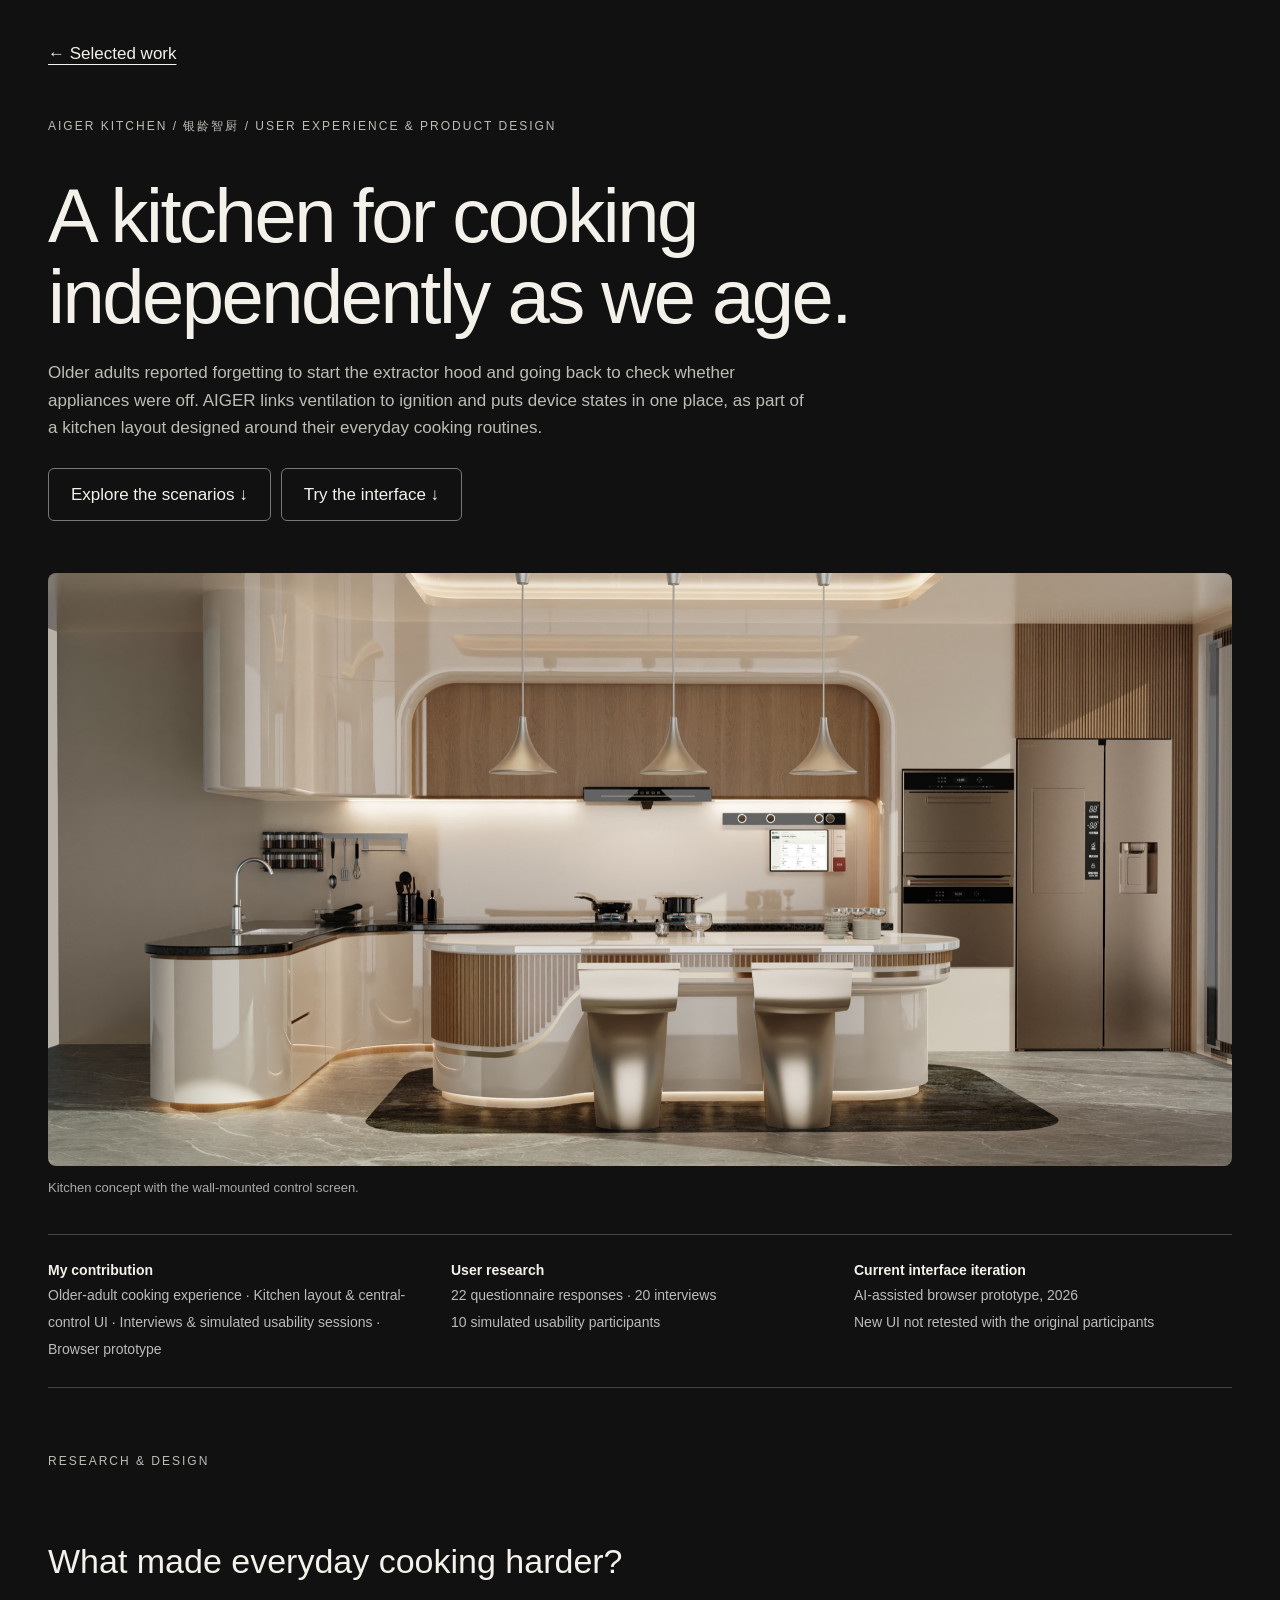
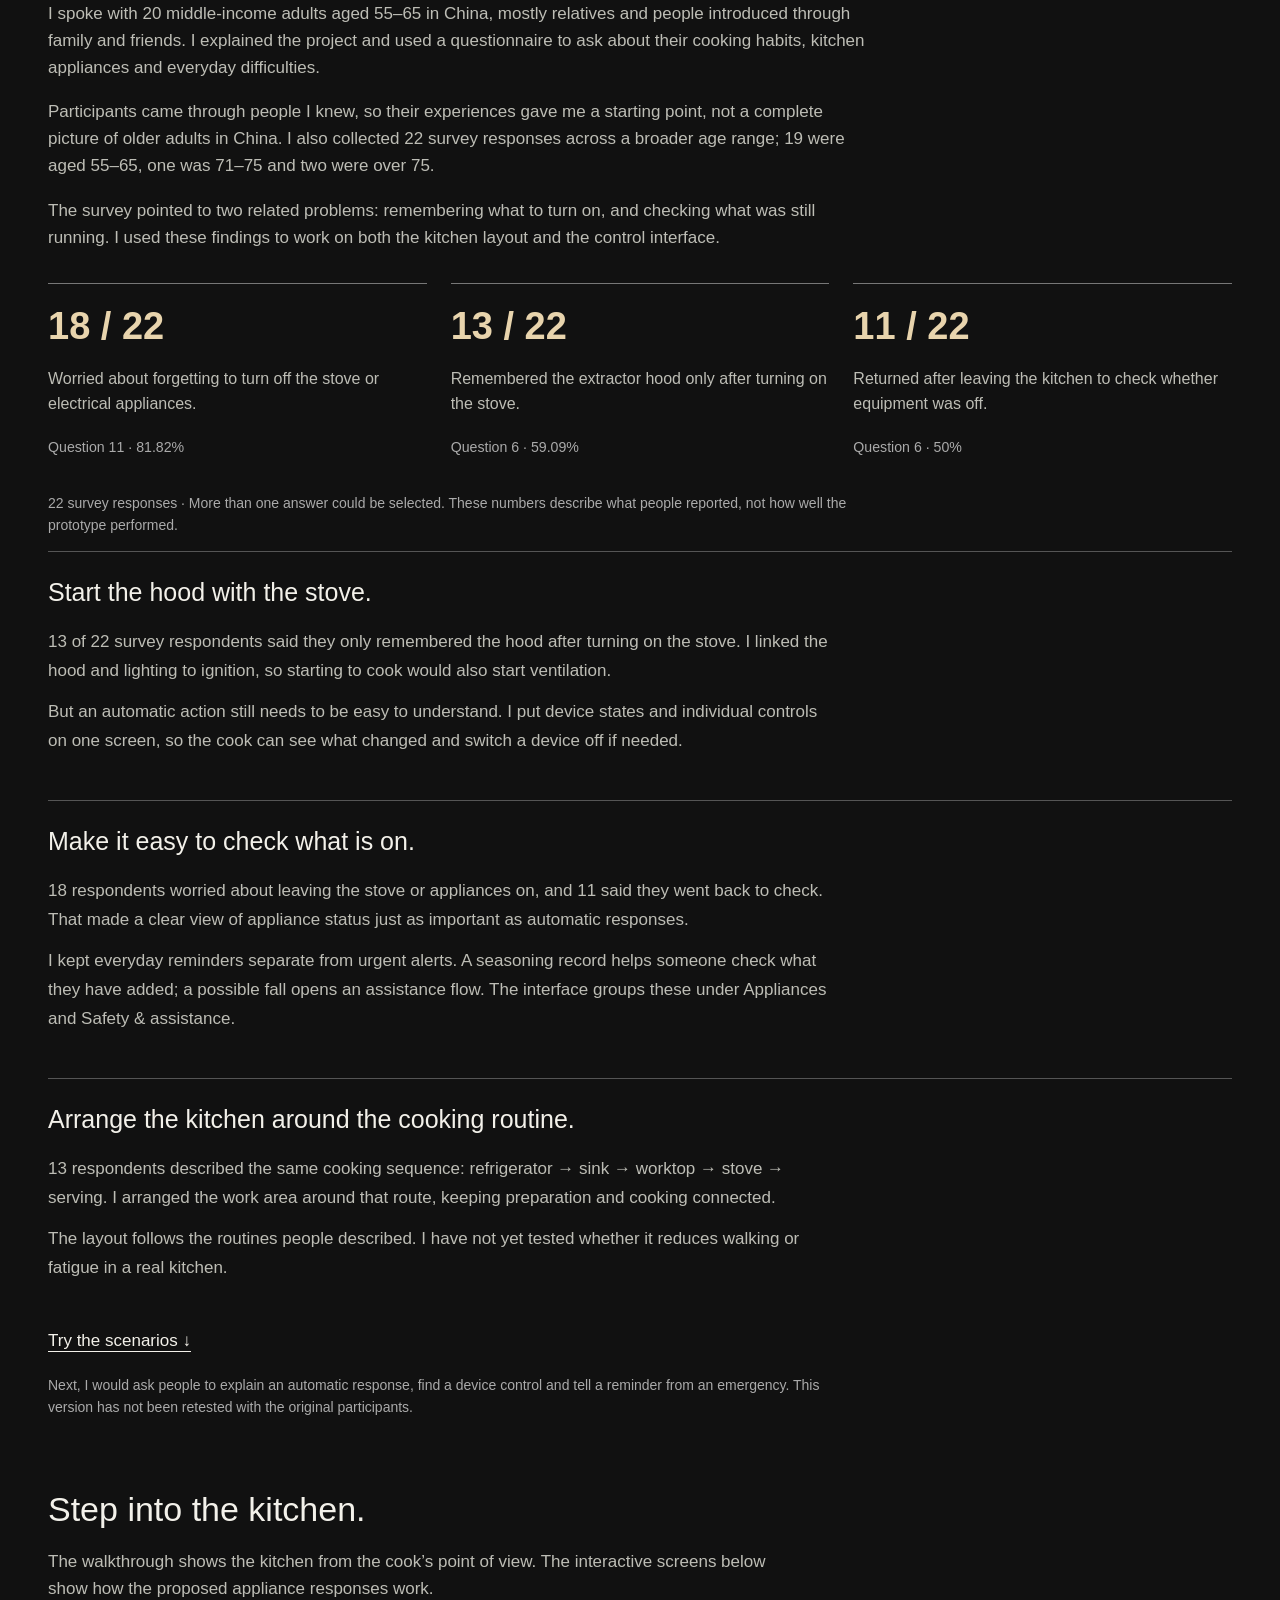
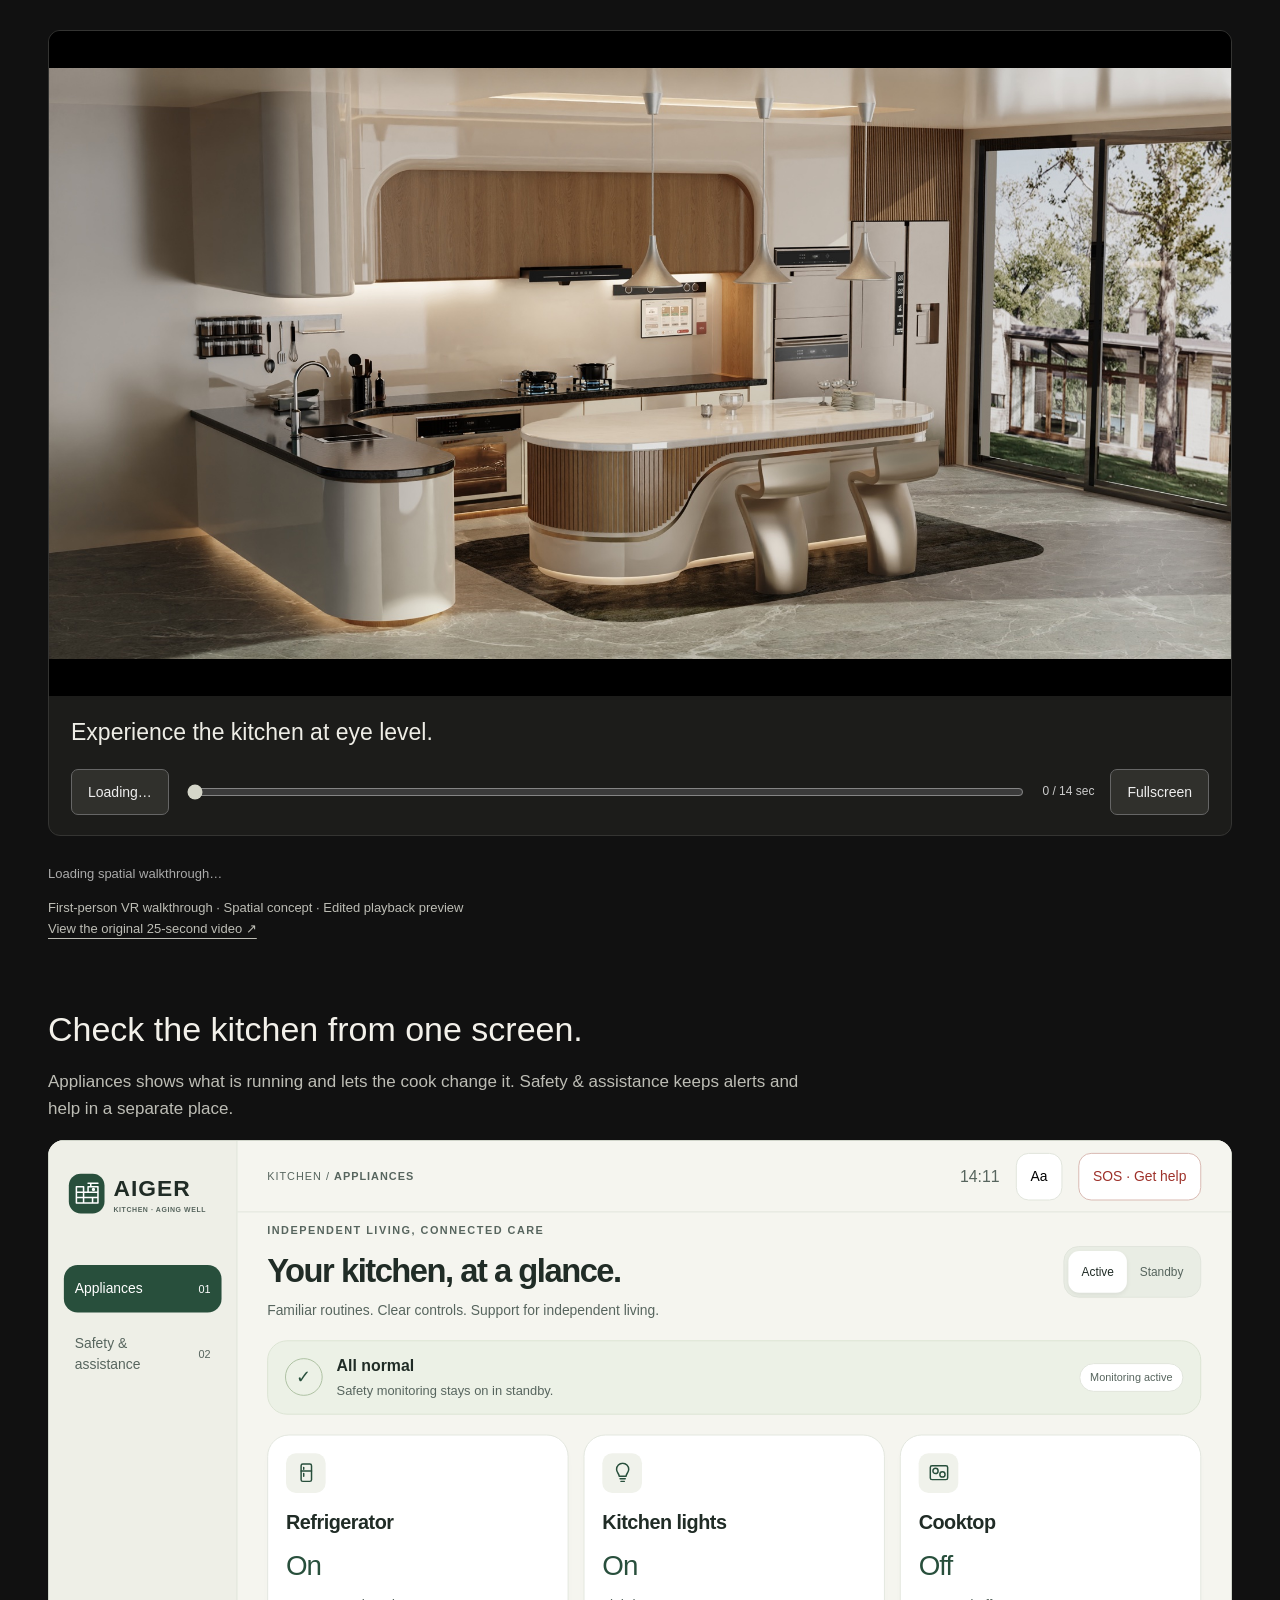
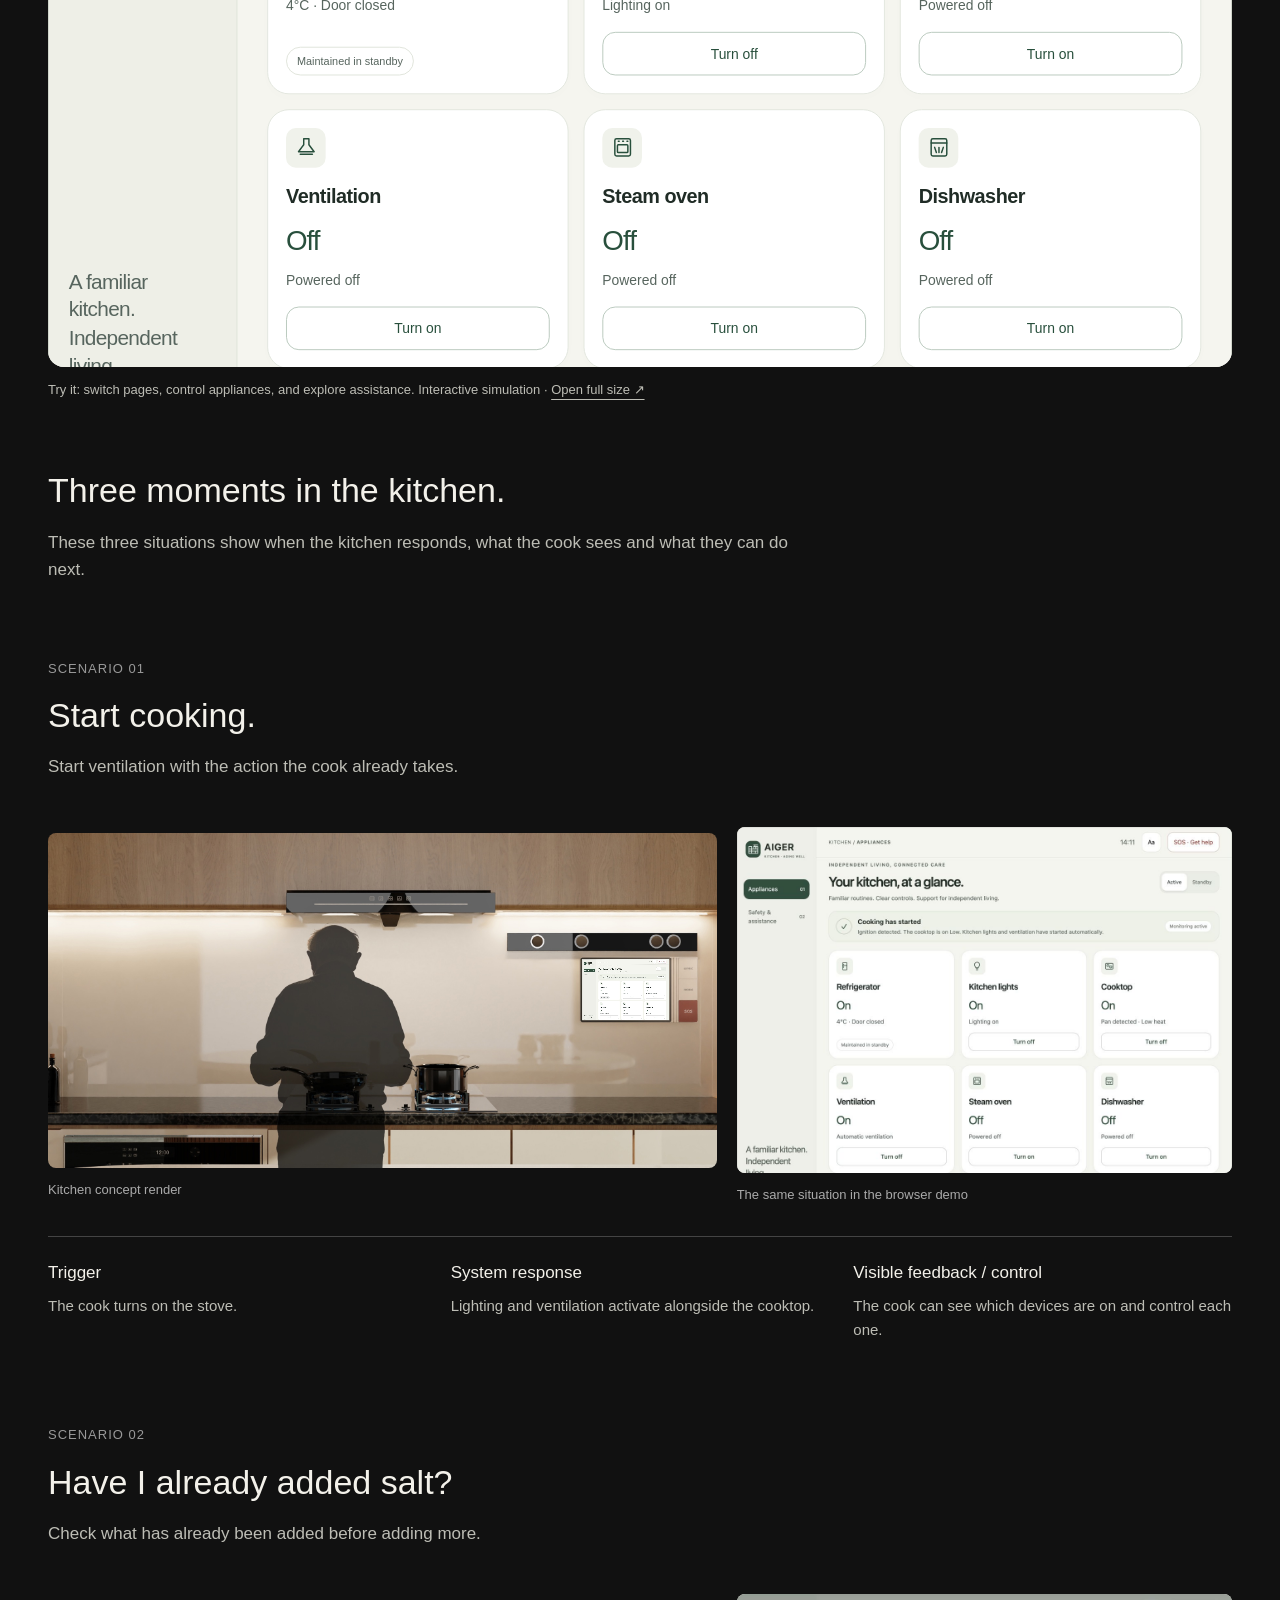
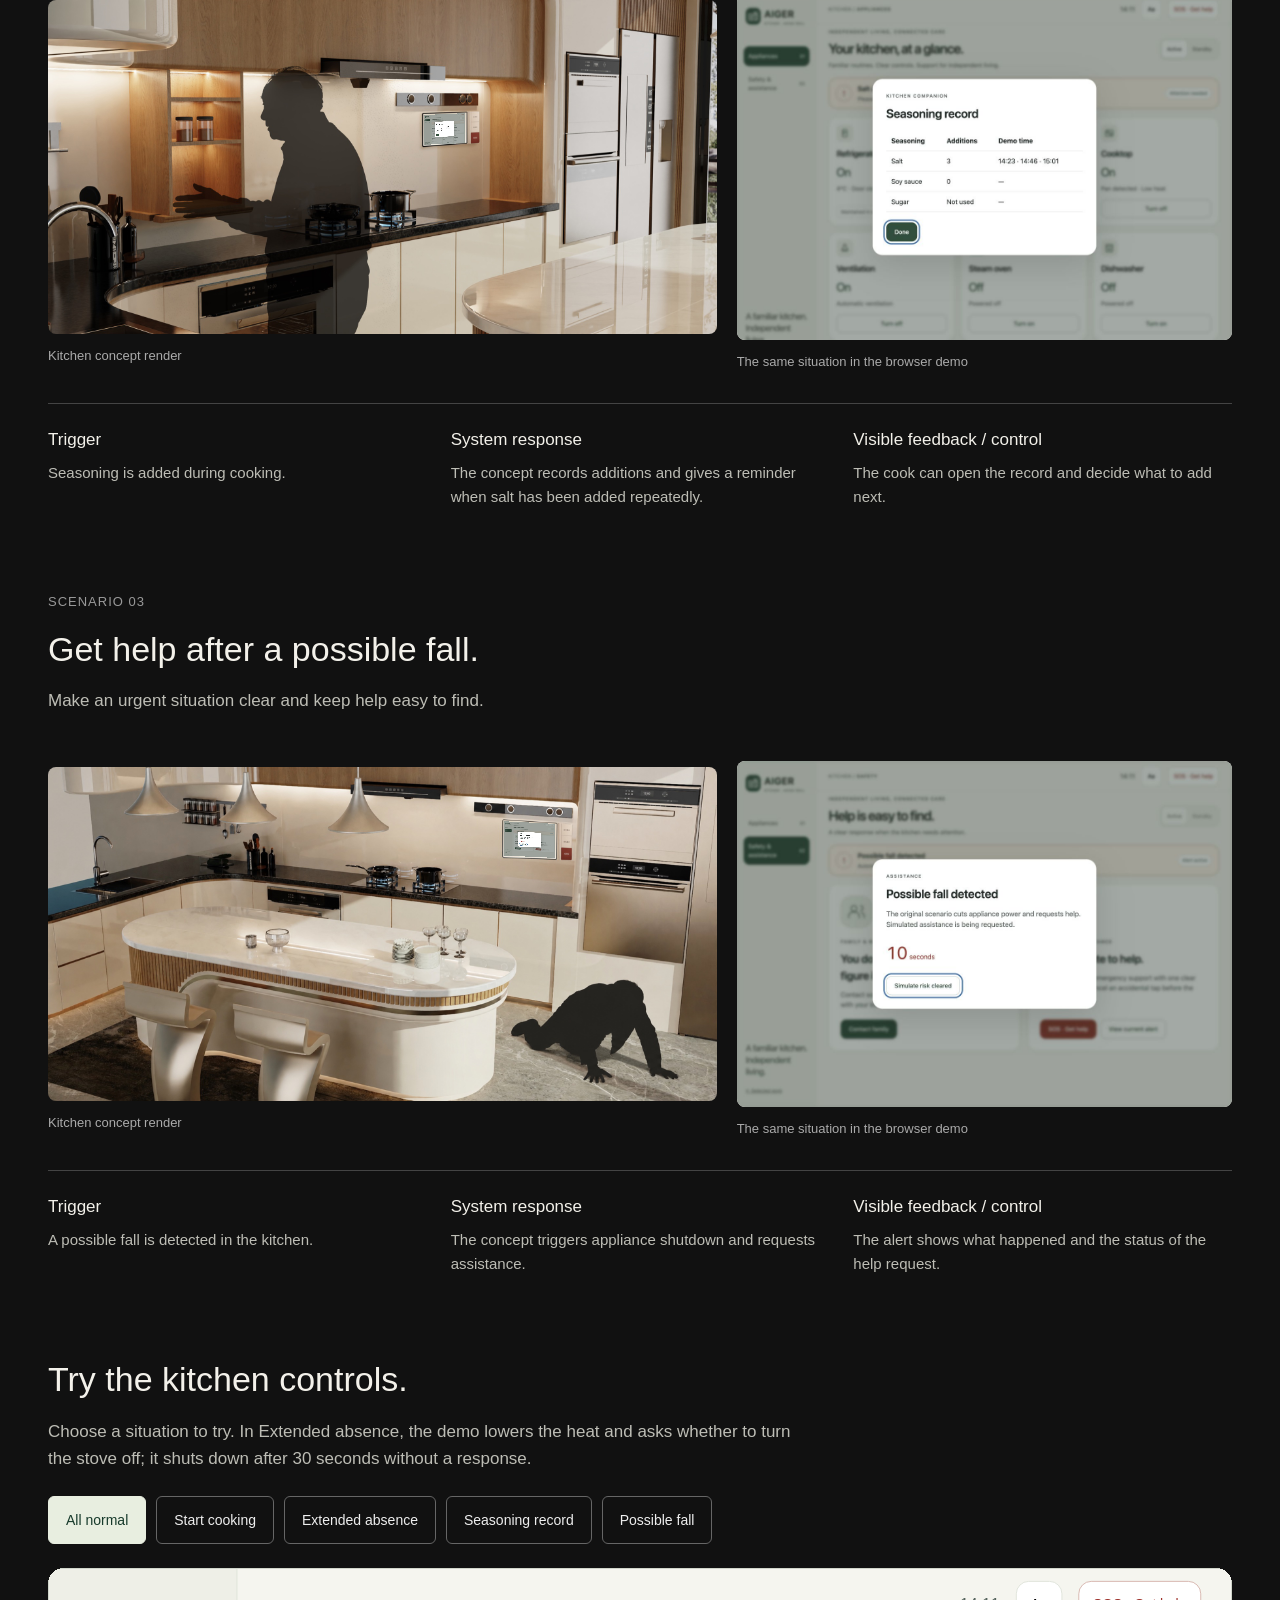
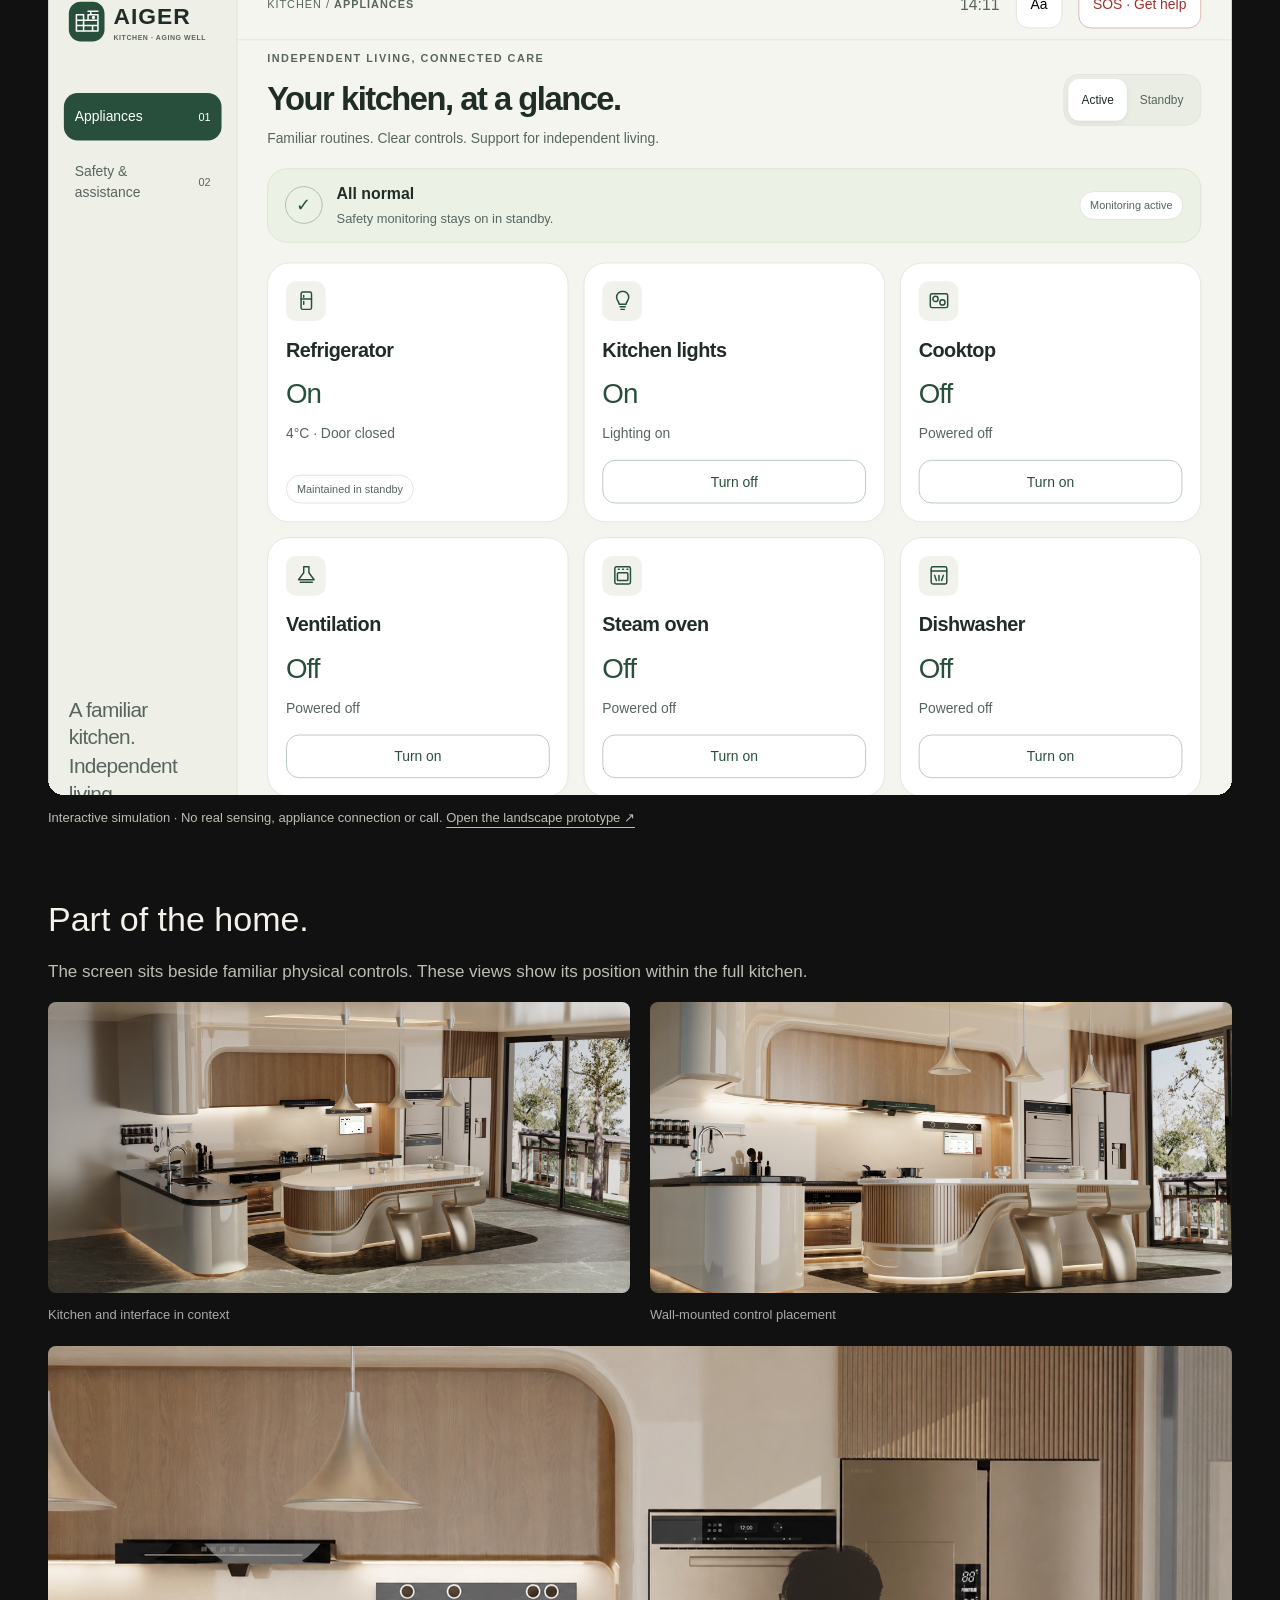
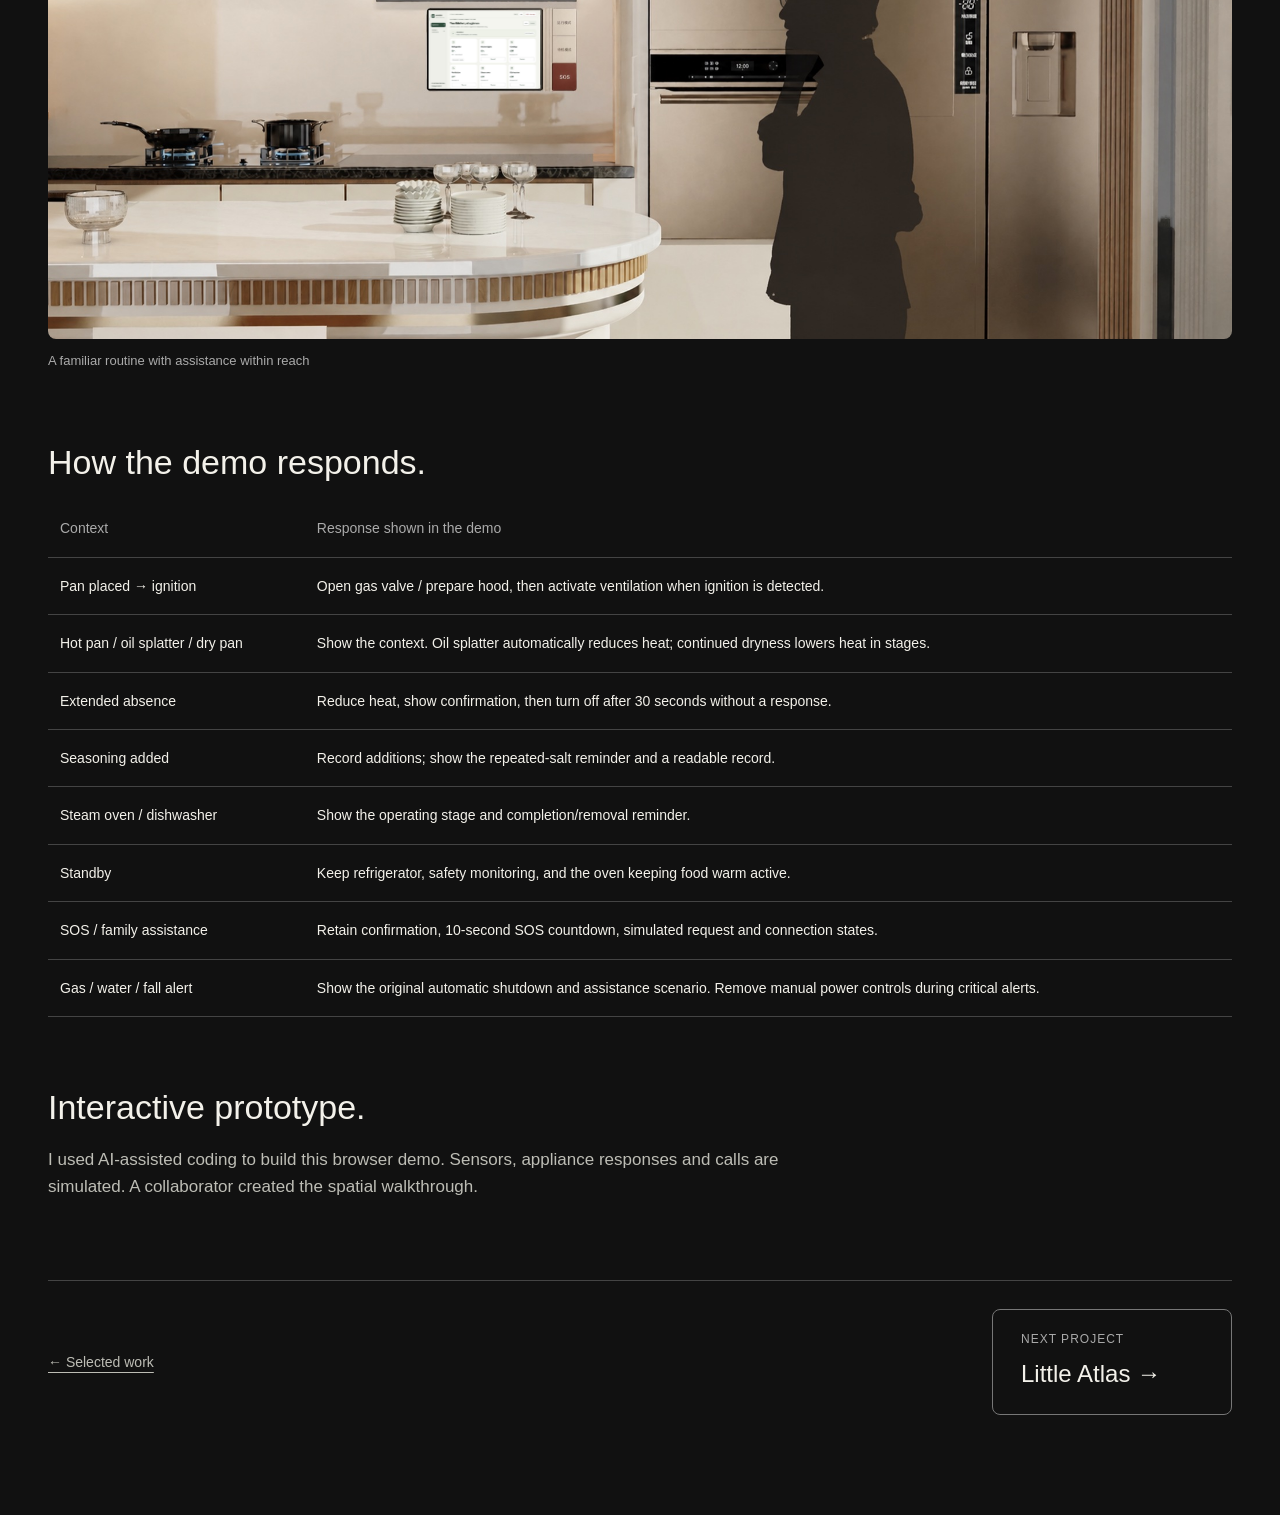
<file: aiger-notes.html>
<!doctype html><html lang="en"><head><meta charset="utf-8"><meta name="viewport" content="width=device-width,initial-scale=1"><title>AIGER Kitchen — Krystal Lu</title><style>*{box-sizing:border-box}html{scroll-behavior:smooth}body{margin:0;background:#111;color:#f3f1ea;font:17px/1.6 -apple-system,BlinkMacSystemFont,"Segoe UI",sans-serif}main{max-width:1240px;margin:auto;padding:40px 28px 100px}a{color:inherit;text-underline-offset:5px}h1{font-size:clamp(42px,6vw,76px);line-height:1.06;letter-spacing:-2.5px;font-weight:500;margin:40px 0 22px}h2{font-size:34px;line-height:1.2;font-weight:500;margin:70px 0 18px}h3{font-weight:500;font-size:23px;line-height:1.3}p{color:#bdbdb5;max-width:760px}.label{font-size:12px;letter-spacing:2px;margin-top:50px}.facts{display:grid;grid-template-columns:repeat(3,1fr);border-top:1px solid #444;border-bottom:1px solid #444;padding:24px 0;gap:25px;margin:35px 0}.facts b{display:block;font-size:14px}.facts span{color:#bbb;font-size:14px}.cta{display:inline-block;border:1px solid #777;padding:12px 22px;border-radius:6px;text-decoration:none;margin:10px 10px 22px 0}figure{margin:30px 0}img{display:block;width:100%;height:auto;border-radius:8px}figcaption{font-size:13px;color:#aaa;margin-top:12px}.scene-pair{display:grid;grid-template-columns:1.35fr 1fr;gap:20px;align-items:center}.scene-pair img{aspect-ratio:2;object-fit:contain}.scene-pair .ui img{aspect-ratio:1194/834;background:#eeefe8}.steps{display:grid;grid-template-columns:repeat(3,1fr);gap:24px;border-top:1px solid #444;padding-top:22px}.steps b{display:block;font-weight:500}.steps p{font-size:15px;margin:8px 0}.scene{margin:75px 0}.scene h2{margin-top:16px;margin-bottom:14px}.number{color:#999;font-size:13px;letter-spacing:1px}.gallery{display:grid;grid-template-columns:1fr 1fr;gap:20px}.gallery figure:last-child{grid-column:1/-1}.gallery figure{margin:0}.scene-controls{display:flex;gap:10px;flex-wrap:wrap;margin:24px 0}.scene-controls button{font:inherit;font-size:14px;padding:12px 17px;border:1px solid #666;border-radius:6px;background:transparent;color:#eee;cursor:pointer}.scene-controls button[aria-pressed=true]{background:#e8eee0;color:#173a2b;border-color:#e8eee0}.prototype-shell{width:100%;overflow:auto;background:#eeefe8;border-radius:16px}iframe{display:block;width:1194px;height:834px;border:0;transform-origin:top left}.prototype-note{font-size:13px}table{border-collapse:collapse;width:100%;font-size:14px}th,td{text-align:left;vertical-align:top;padding:17px 12px;border-bottom:1px solid #444}th{color:#aaa;font-weight:400}@media(max-width:700px){main{padding:24px 18px 70px}.facts,.scene-pair,.steps,.gallery{grid-template-columns:1fr}.gallery figure:last-child{grid-column:auto}h1{letter-spacing:-1.5px}h2{font-size:28px}.scene{margin:55px 0}table{font-size:12px}td,th{padding:12px 5px}}</style><link rel="stylesheet" href="aiger-scenes.css"><link rel="stylesheet" href="video-speed.css"><script src="video-speed.js" defer></script><link rel="stylesheet" href="case-decisions.css"><link rel="stylesheet" href="project-navigation.css"></head><body><main><a href="index.html#one">← Selected work</a><p class="label">AIGER KITCHEN / 银龄智厨 / USER EXPERIENCE & PRODUCT DESIGN</p><h1>A kitchen for cooking<br>independently as we age.</h1><p>Older adults reported forgetting to start the extractor hood and going back to check whether appliances were off. AIGER links ventilation to ignition and puts device states in one place, as part of a kitchen layout designed around their everyday cooking routines.</p><a class="cta" href="#scenarios">Explore the scenarios ↓</a><a class="cta" href="#prototype">Try the interface ↓</a><figure><div class="kitchen-scene" data-quad='[[1251, 445], [1347, 445], [1347, 512], [1251, 512]]'><img class="kitchen-render" src="assets/aiger-scenes/front.jpg" alt="AIGER kitchen concept with its wall-mounted control interface" loading="eager"><img class="screen-ui" src="assets/aiger-scenes/ui-normal.jpg" alt="" aria-hidden="true"></div><figcaption>Kitchen concept with the wall-mounted control screen.</figcaption></figure><div class="facts"><div><b>My contribution</b><span>Older-adult cooking experience · Kitchen layout &amp; central-control UI · Interviews &amp; simulated usability sessions · Browser prototype</span></div><div><b>User research</b><span>22 questionnaire responses · 20 interviews<br>10 simulated usability participants</span></div><div><b>Current interface iteration</b><span>AI-assisted browser prototype, 2026<br>New UI not retested with the original participants</span></div></div><section class="decision-study" id="decisions"><p class="label">RESEARCH &amp; DESIGN</p><h2>What made everyday cooking harder?</h2><p>I spoke with 20 middle-income adults aged 55–65 in China, mostly relatives and people introduced through family and friends. I explained the project and used a questionnaire to ask about their cooking habits, kitchen appliances and everyday difficulties.</p><p>Participants came through people I knew, so their experiences gave me a starting point, not a complete picture of older adults in China. I also collected 22 survey responses across a broader age range; 19 were aged 55–65, one was 71–75 and two were over 75.</p><p>The survey pointed to two related problems: remembering what to turn on, and checking what was still running. I used these findings to work on both the kitchen layout and the control interface.</p><div class="survey-findings"><article><strong>18 / 22</strong><p>Worried about forgetting to turn off the stove or electrical appliances.</p><small>Question 11 · 81.82%</small></article><article><strong>13 / 22</strong><p>Remembered the extractor hood only after turning on the stove.</p><small>Question 6 · 59.09%</small></article><article><strong>11 / 22</strong><p>Returned after leaving the kitchen to check whether equipment was off.</p><small>Question 6 · 50%</small></article></div><p class="decision-status">22 survey responses · More than one answer could be selected. These numbers describe what people reported, not how well the prototype performed.</p><article class="decision-card"><h3>Start the hood with the stove.</h3><p>13 of 22 survey respondents said they only remembered the hood after turning on the stove. I linked the hood and lighting to ignition, so starting to cook would also start ventilation.</p><p>But an automatic action still needs to be easy to understand. I put device states and individual controls on one screen, so the cook can see what changed and switch a device off if needed.</p></article><article class="decision-card"><h3>Make it easy to check what is on.</h3><p>18 respondents worried about leaving the stove or appliances on, and 11 said they went back to check. That made a clear view of appliance status just as important as automatic responses.</p><p>I kept everyday reminders separate from urgent alerts. A seasoning record helps someone check what they have added; a possible fall opens an assistance flow. The interface groups these under Appliances and Safety &amp; assistance.</p></article><article class="decision-card"><h3>Arrange the kitchen around the cooking routine.</h3><p>13 respondents described the same cooking sequence: refrigerator → sink → worktop → stove → serving. I arranged the work area around that route, keeping preparation and cooking connected.</p><p>The layout follows the routines people described. I have not yet tested whether it reduces walking or fatigue in a real kitchen.</p></article><a href="#prototype">Try the scenarios ↓</a><p class="decision-status">Next, I would ask people to explain an automatic response, find a device control and tell a reminder from an emergency. This version has not been retested with the original participants.</p></section><section id="spatial-walkthrough"><h2>Step into the kitchen.</h2><p>The walkthrough shows the kitchen from the cook’s point of view. The interactive screens below show how the proposed appliance responses work.</p><div class="vr-preview"><video playsinline preload="metadata" poster="assets/aiger-scenes/angle.jpg" data-source="assets/aiger-scenes/kitchen-vr.mov" aria-label="First-person kitchen VR spatial walkthrough"></video><p class="vr-caption">Experience the kitchen at eye level.</p><div class="vr-toolbar"><button class="vr-play" type="button">Loading…</button><input type="range" min="0" max="14" step="0.1" value="0" aria-label="Walkthrough playback position"><span class="vr-time">0 / 14 sec</span><button class="vr-fullscreen" type="button" aria-label="View walkthrough fullscreen">Fullscreen</button></div></div><p class="vr-status" role="status">Loading spatial walkthrough…</p><p style="font-size:13px">First-person VR walkthrough · Spatial concept · Edited playback preview<br><a href="assets/aiger-scenes/kitchen-vr.mov">View the original 25-second video ↗</a></p></section><h2>Check the kitchen from one screen.</h2><p>Appliances shows what is running and lets the cook change it. Safety &amp; assistance keeps alerts and help in a separate place.</p><div class="prototype-shell" id="hands-on-ui"><iframe title="Try the AIGER landscape iPad interface" src="aiger.html" loading="lazy"></iframe></div><p class="prototype-note">Try it: switch pages, control appliances, and explore assistance. Interactive simulation · <a href="aiger.html">Open full size ↗</a></p><h2 id="scenarios">Three moments in the kitchen.</h2><p>These three situations show when the kitchen responds, what the cook sees and what they can do next.</p><section class="scene"><p class="number">SCENARIO 01</p><h2>Start cooking.</h2><p>Start ventilation with the action the cook already takes.</p><div class="scene-pair"><figure><div class="kitchen-scene" data-quad='[[1636, 387], [1900, 386], [1900, 572], [1636, 572]]'><img class="kitchen-render" src="assets/aiger-scenes/cooking.jpg" alt="Kitchen scene: Start cooking." loading="lazy"><img class="screen-ui" src="assets/aiger-scenes/ui-cooking.jpg" alt="" aria-hidden="true"></div><figcaption>Kitchen concept render</figcaption></figure><figure class="ui"><img loading="lazy" src="assets/aiger-scenes/ui-cooking.jpg" alt="Actual browser interface for this scenario"><figcaption>The same situation in the browser demo</figcaption></figure></div><div class="steps"><div><b>Trigger</b><p>The cook turns on the stove.</p></div><div><b>System response</b><p>Lighting and ventilation activate alongside the cooktop.</p></div><div><b>Visible feedback / control</b><p>The cook can see which devices are on and control each one.</p></div></div></section><section class="scene"><p class="number">SCENARIO 02</p><h2>Have I already added salt?</h2><p>Check what has already been added before adding more.</p><div class="scene-pair"><figure><div class="kitchen-scene" data-quad='[[1151, 352], [1278, 346], [1278, 438], [1151, 443]]'><img class="kitchen-render" src="assets/aiger-scenes/seasoning.jpg" alt="Kitchen scene: Have I already added salt?" loading="lazy"><img class="screen-ui" src="assets/aiger-scenes/ui-seasoning.jpg" alt="" aria-hidden="true"></div><figcaption>Kitchen concept render</figcaption></figure><figure class="ui"><img loading="lazy" src="assets/aiger-scenes/ui-seasoning.jpg" alt="Actual browser interface for this scenario"><figcaption>The same situation in the browser demo</figcaption></figure></div><div class="steps"><div><b>Trigger</b><p>Seasoning is added during cooking.</p></div><div><b>System response</b><p>The concept records additions and gives a reminder when salt has been added repeatedly.</p></div><div><b>Visible feedback / control</b><p>The cook can open the record and decide what to add next.</p></div></div></section><section class="scene"><p class="number">SCENARIO 03</p><h2>Get help after a possible fall.</h2><p>Make an urgent situation clear and keep help easy to find.</p><div class="scene-pair"><figure><div class="kitchen-scene" data-quad='[[1396, 166], [1553, 174], [1553, 278], [1396, 271]]'><img class="kitchen-render" src="assets/aiger-scenes/fall.jpg" alt="Kitchen scene: Get help after a possible fall." loading="lazy"><img class="screen-ui" src="assets/aiger-scenes/ui-fall.jpg" alt="" aria-hidden="true"></div><figcaption>Kitchen concept render</figcaption></figure><figure class="ui"><img loading="lazy" src="assets/aiger-scenes/ui-fall.jpg" alt="Actual browser interface for this scenario"><figcaption>The same situation in the browser demo</figcaption></figure></div><div class="steps"><div><b>Trigger</b><p>A possible fall is detected in the kitchen.</p></div><div><b>System response</b><p>The concept triggers appliance shutdown and requests assistance.</p></div><div><b>Visible feedback / control</b><p>The alert shows what happened and the status of the help request.</p></div></div></section><h2 id="prototype">Try the kitchen controls.</h2><p>Choose a situation to try. In Extended absence, the demo lowers the heat and asks whether to turn the stove off; it shuts down after 30 seconds without a response.</p><div class="scene-controls" role="group" aria-label="Portfolio simulation scenarios"><button data-scene="normal" aria-pressed="true">All normal</button><button data-scene="cooking" aria-pressed="false">Start cooking</button><button data-scene="away" aria-pressed="false">Extended absence</button><button data-scene="seasoning" aria-pressed="false">Seasoning record</button><button data-scene="fall" aria-pressed="false">Possible fall</button></div><div class="prototype-shell"><iframe id="prototype-frame" title="AIGER landscape iPad interactive prototype" src="aiger.html"></iframe></div><p class="prototype-note">Interactive simulation · No real sensing, appliance connection or call. <a href="aiger.html">Open the landscape prototype ↗</a></p><h2>Part of the home.</h2><p>The screen sits beside familiar physical controls. These views show its position within the full kitchen.</p><div class="gallery"><figure><div class="kitchen-scene" data-quad='[[1028, 405], [1112, 401], [1112, 460], [1028, 465]]'><img class="kitchen-render" src="assets/aiger-scenes/angle.jpg" alt="Angled kitchen concept view" loading="lazy"><img class="screen-ui" src="assets/aiger-scenes/ui-normal.jpg" alt="" aria-hidden="true"></div><figcaption>Kitchen and interface in context</figcaption></figure><figure><div class="kitchen-scene" data-quad='[[1037, 462], [1136, 465], [1136, 530], [1037, 527]]'><img class="kitchen-render" src="assets/aiger-scenes/low.jpg" alt="Lower kitchen concept view" loading="lazy"><img class="screen-ui" src="assets/aiger-scenes/ui-normal.jpg" alt="" aria-hidden="true"></div><figcaption>Wall-mounted control placement</figcaption></figure><figure><div class="kitchen-scene" data-quad='[[660, 458], [849, 458], [849, 592], [660, 592]]'><img class="kitchen-render" src="assets/aiger-scenes/standing.jpg" alt="Elder standing near the AIGER kitchen interface" loading="lazy"><img class="screen-ui" src="assets/aiger-scenes/ui-normal.jpg" alt="" aria-hidden="true"></div><figcaption>A familiar routine with assistance within reach</figcaption></figure></div><h2 id="logic">How the demo responds.</h2><table><thead><tr><th>Context</th><th>Response shown in the demo</th></tr></thead><tbody><tr><td>Pan placed → ignition</td><td>Open gas valve / prepare hood, then activate ventilation when ignition is detected.</td></tr><tr><td>Hot pan / oil splatter / dry pan</td><td>Show the context. Oil splatter automatically reduces heat; continued dryness lowers heat in stages.</td></tr><tr><td>Extended absence</td><td>Reduce heat, show confirmation, then turn off after 30 seconds without a response.</td></tr><tr><td>Seasoning added</td><td>Record additions; show the repeated-salt reminder and a readable record.</td></tr><tr><td>Steam oven / dishwasher</td><td>Show the operating stage and completion/removal reminder.</td></tr><tr><td>Standby</td><td>Keep refrigerator, safety monitoring, and the oven keeping food warm active.</td></tr><tr><td>SOS / family assistance</td><td>Retain confirmation, 10-second SOS countdown, simulated request and connection states.</td></tr><tr><td>Gas / water / fall alert</td><td>Show the original automatic shutdown and assistance scenario. Remove manual power controls during critical alerts.</td></tr></tbody></table><h2>Interactive prototype.</h2><p>I used AI-assisted coding to build this browser demo. Sensors, appliance responses and calls are simulated. A collaborator created the spatial walkthrough.</p><nav class="project-next" aria-label="Project navigation"><a class="project-next-home" href="index.html">← Selected work</a><a class="project-next-button" href="little-atlas.html"><span>Next project</span><strong>Little Atlas →</strong></a></nav></main><script>const frame=document.querySelector('#prototype-frame'),shell=frame.closest('.prototype-shell');function fit(){const scale=Math.min(1,shell.clientWidth/1194);frame.style.transform=`scale(${scale})`;shell.style.height=`${834*scale}px`;}new ResizeObserver(fit).observe(shell);fit();const handsOn=document.querySelector('#hands-on-ui'),handsOnFrame=handsOn.querySelector('iframe');function fitHandsOn(){const scale=Math.min(1,handsOn.clientWidth/1194);handsOnFrame.style.transform=`scale(${scale})`;handsOn.style.height=`${834*scale}px`;}new ResizeObserver(fitHandsOn).observe(handsOn);fitHandsOn();document.querySelectorAll('[data-scene]').forEach(button=>button.addEventListener('click',()=>{document.querySelectorAll('[data-scene]').forEach(b=>b.setAttribute('aria-pressed',b===button));frame.contentWindow.postMessage({type:'aiger-scene',scene:button.dataset.scene},location.origin);}));</script><script src="aiger-scenes.js"></script><script src="aiger-vr.js"></script></body></html>
</file>
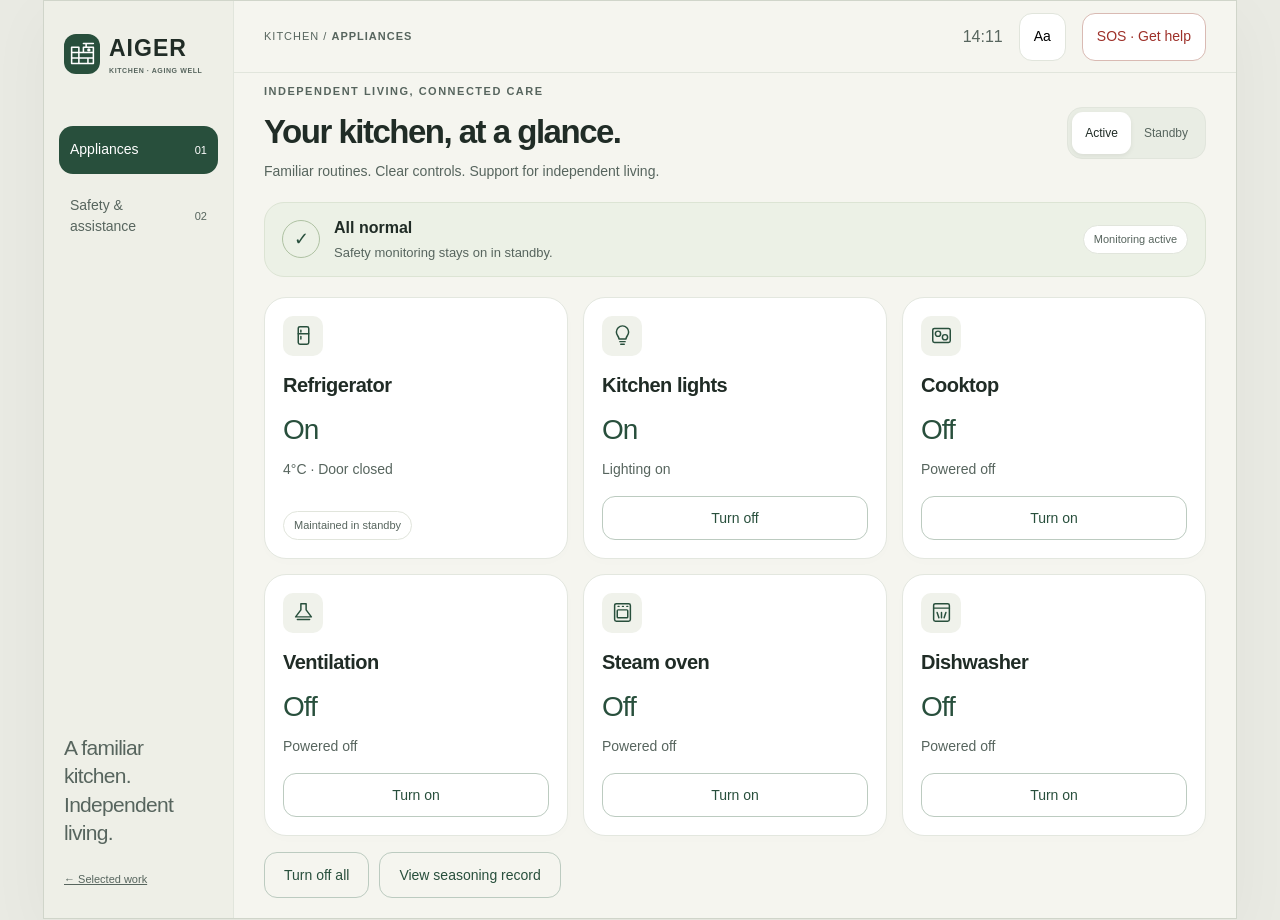
<file: aiger.html>
<!doctype html>
<html lang="en"><head><meta charset="utf-8"><meta name="viewport" content="width=device-width,initial-scale=1"><title>AIGER Kitchen — Aging well</title><link rel="stylesheet" href="aiger.css"><script src="aiger-engine.js" defer></script><script src="aiger-ui.js" defer></script></head>
<body><a class="skip" href="#main">Skip to kitchen controls</a>
<div class="shell"><aside class="sidebar"><a class="brand" href="aiger.html"><span class="brand-mark" aria-hidden="true"><svg viewBox="0 0 32 32"><path d="M4 15h24v12H4zM4 15V9h8v6m5 0V9h11v6M4 21h24M12 15v12M22 21v6M17 5h11M20 5v4"/><circle cx="23" cy="12" r="1"/></svg></span>AIGER<span class="brand-sub">KITCHEN · AGING WELL</span></a><nav aria-label="Kitchen navigation"><button data-view="appliances" class="active">Appliances <span>01</span></button><button data-view="safety">Safety & assistance <span>02</span></button></nav><div class="sidebar-bottom"><p>A familiar kitchen.<br>Independent living.</p><a href="index.html#one">← Selected work</a></div></aside>
<div class="workspace"><header class="topbar"><span>KITCHEN / <b id="view-label">APPLIANCES</b></span><div><span class="time">14:11</span><button data-action="large" aria-label="Toggle larger text" aria-pressed="false">Aa</button><button class="help-button" data-action="sos">SOS · Get help</button></div></header><main id="main" tabindex="-1"></main></div></div>
<details class="scenario-panel"><summary>Try a kitchen situation <span>Demo controls ↓</span></summary><div id="scenarios"></div></details><dialog id="dialog" aria-labelledby="dialog-title"></dialog><div id="announcement" class="sr-only" role="status" aria-live="polite"></div></body></html>
</file>
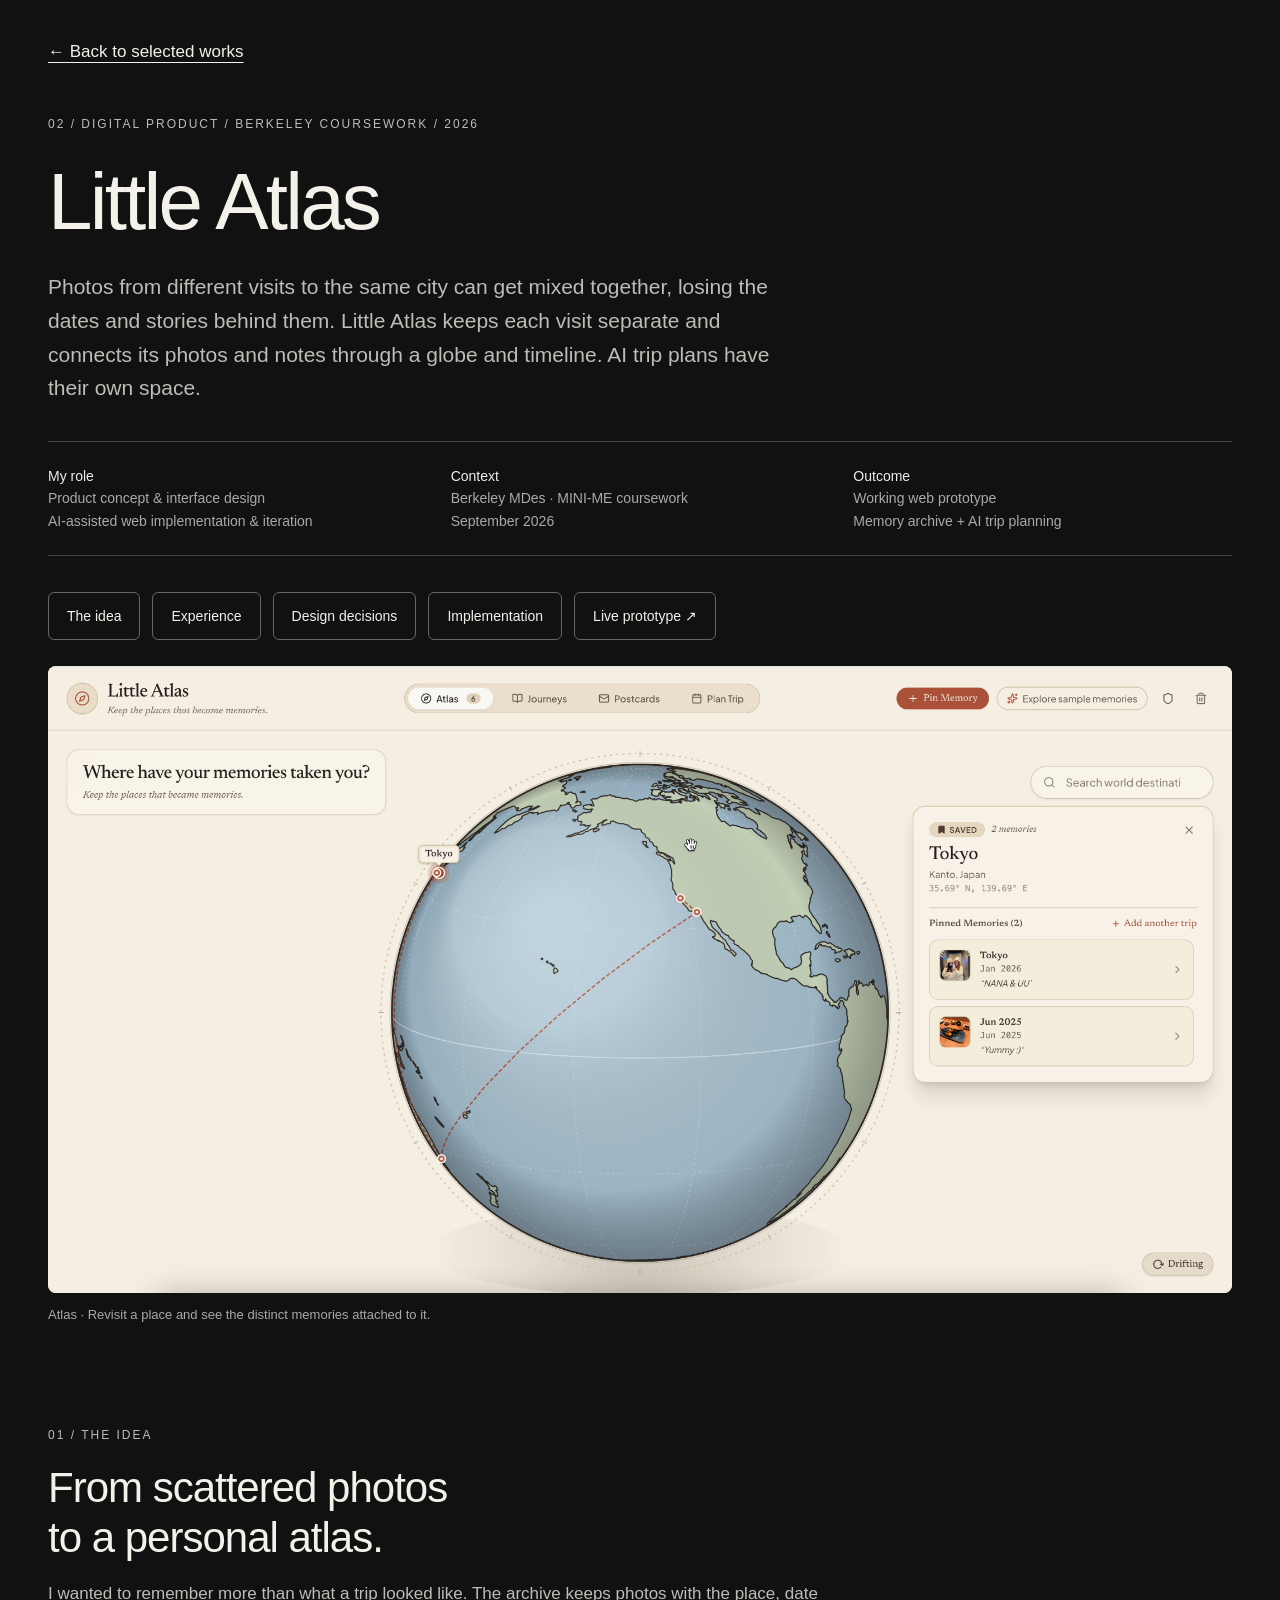
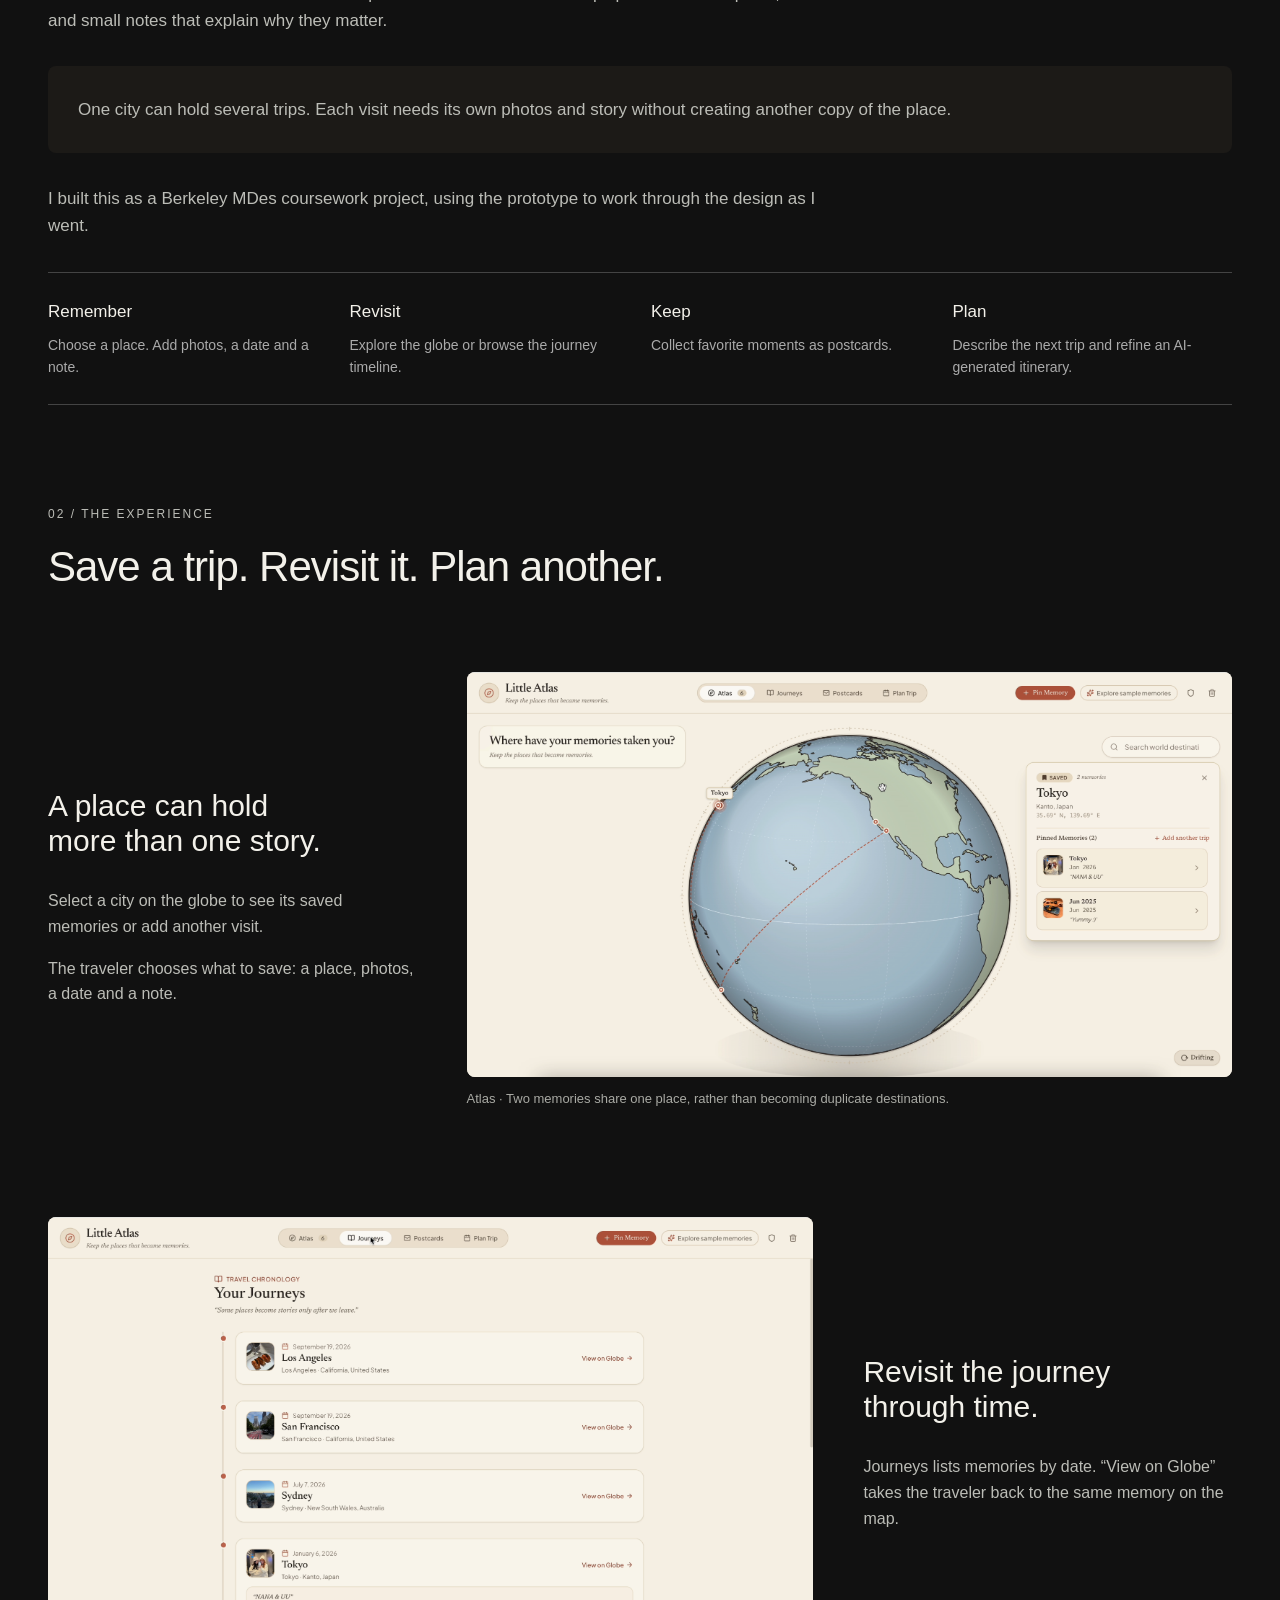
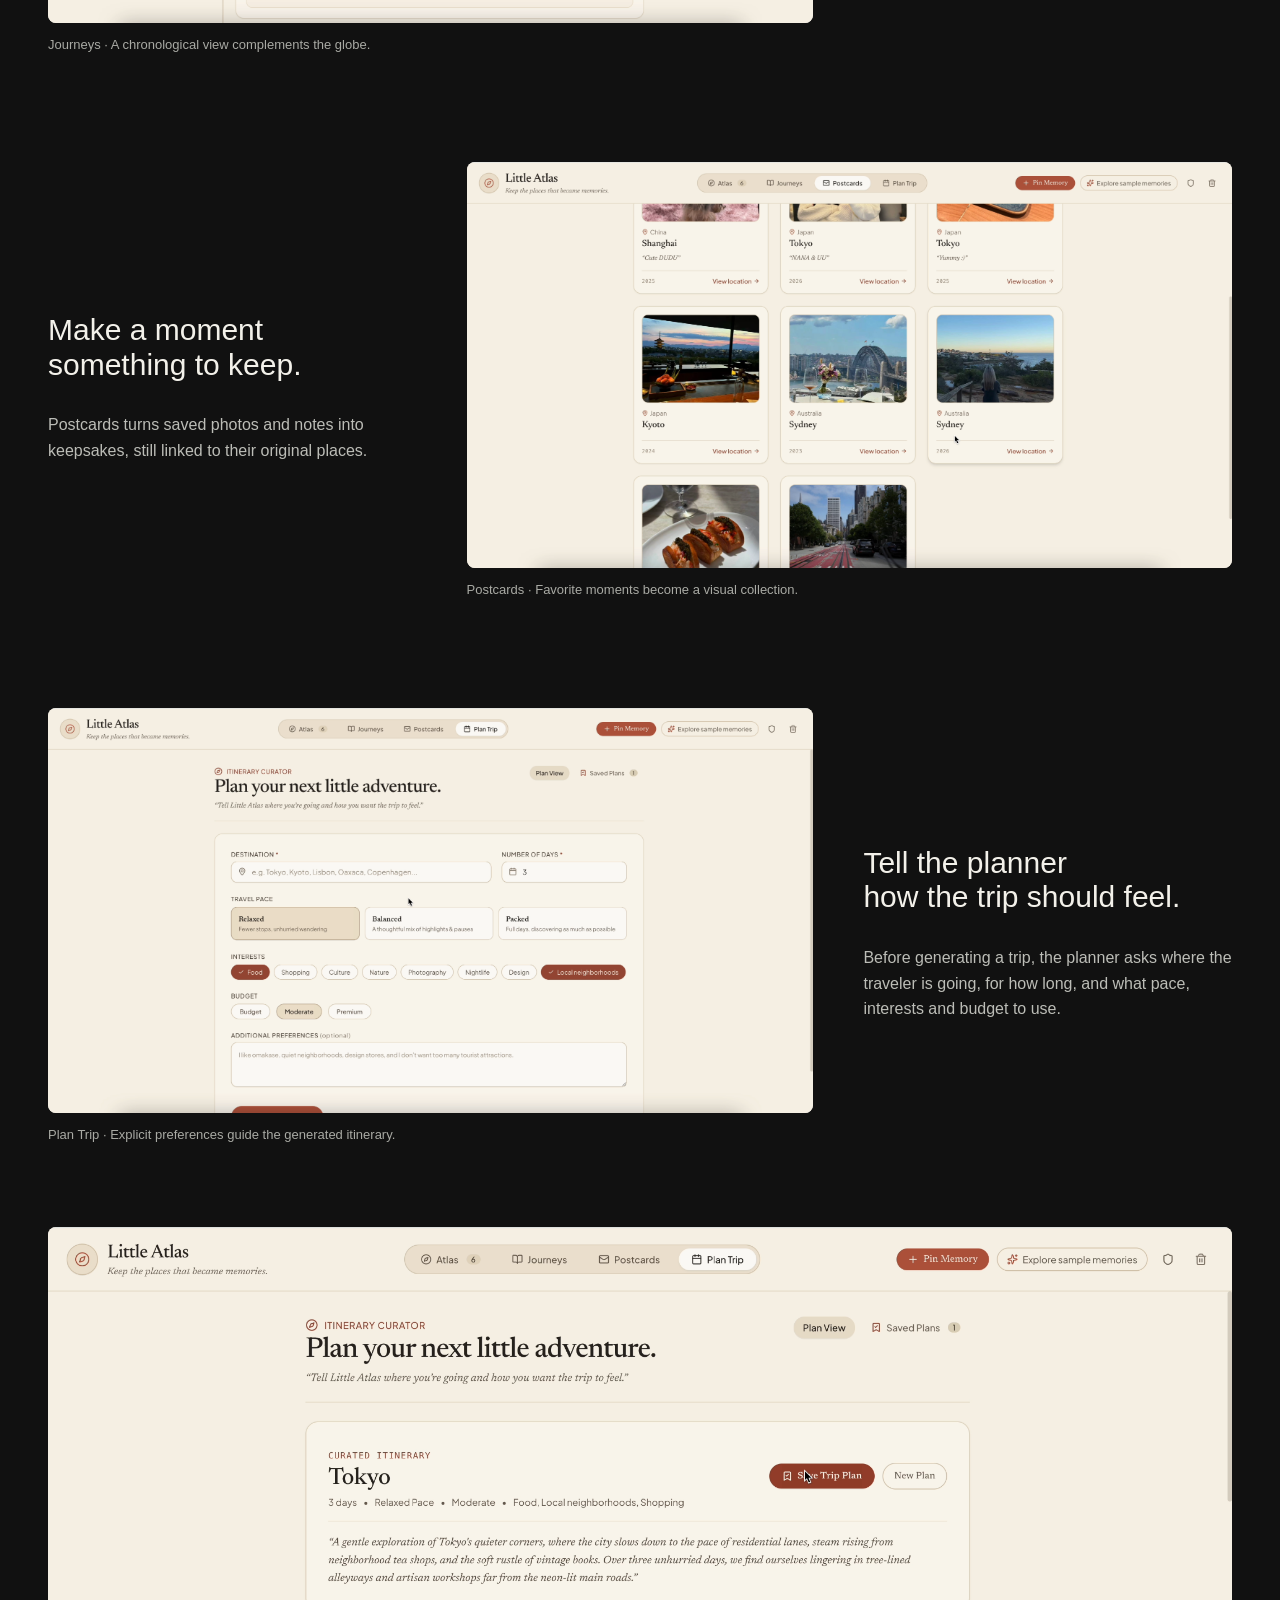
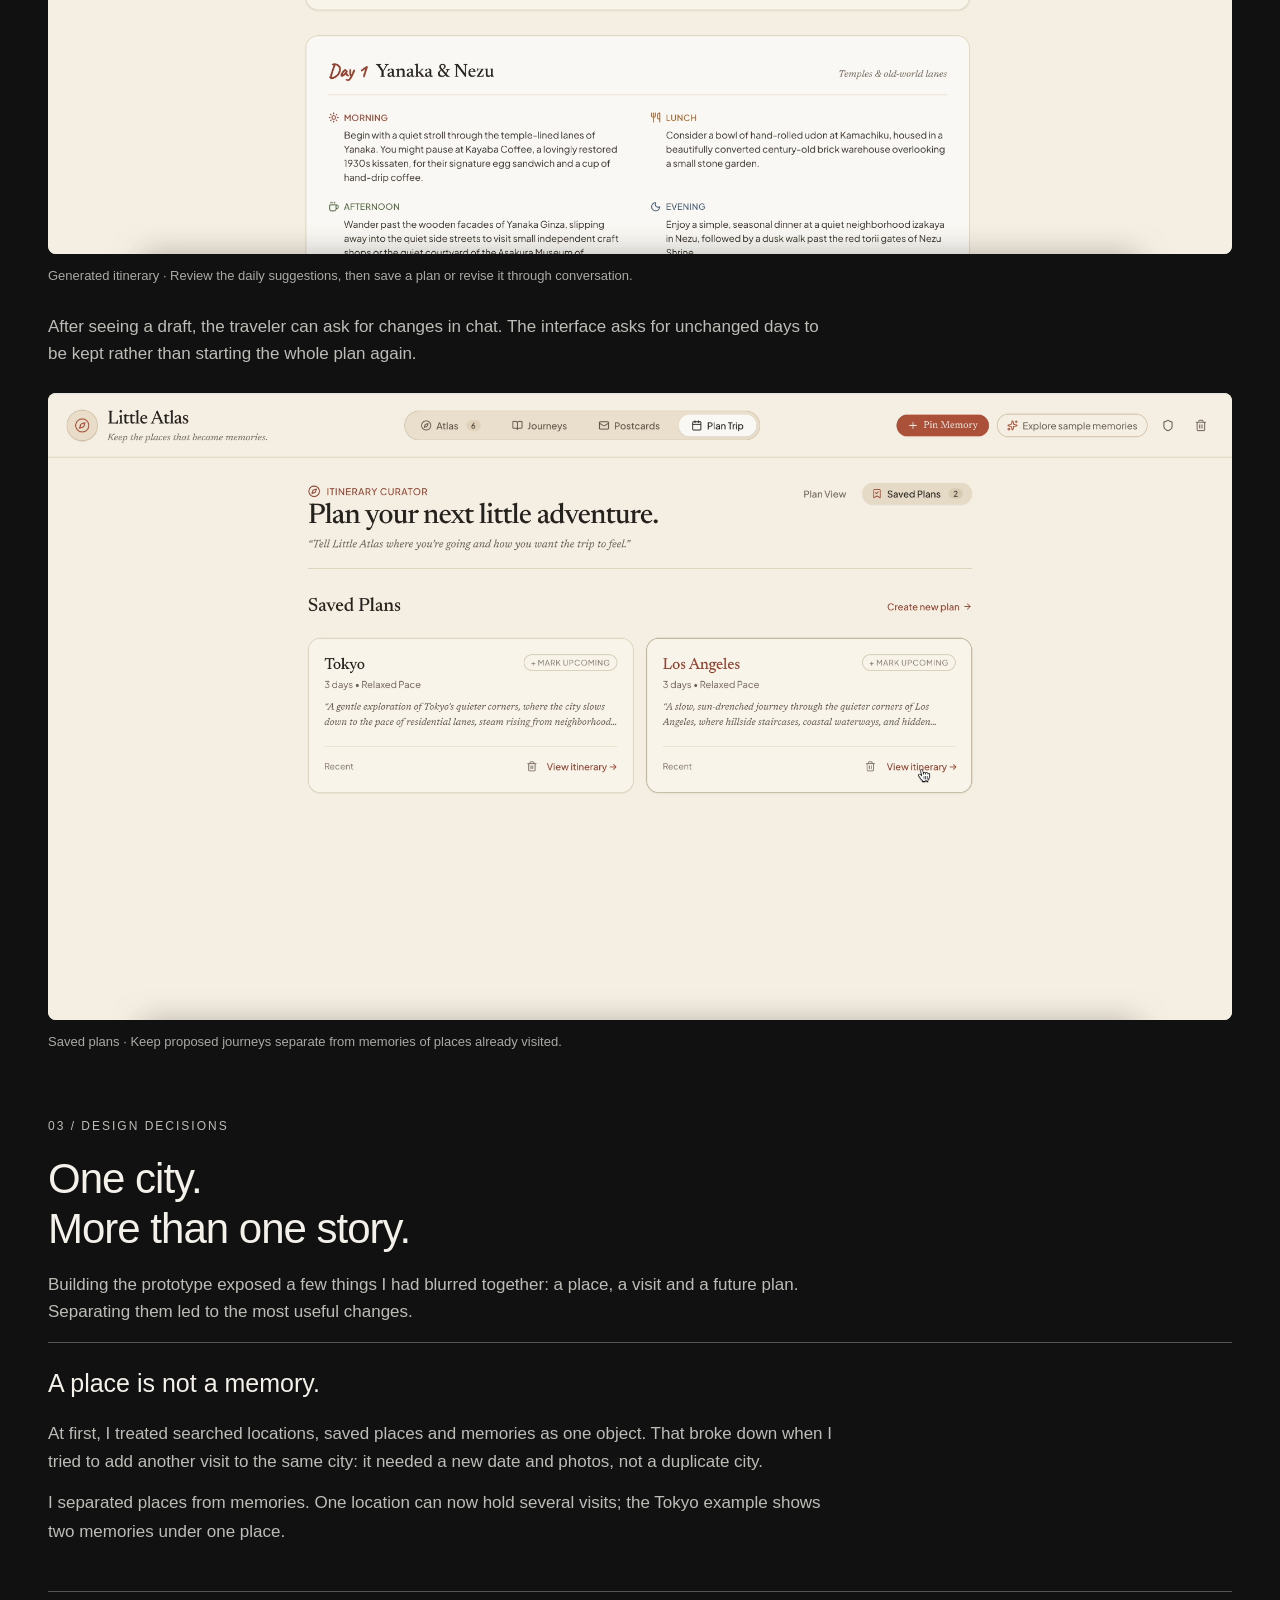
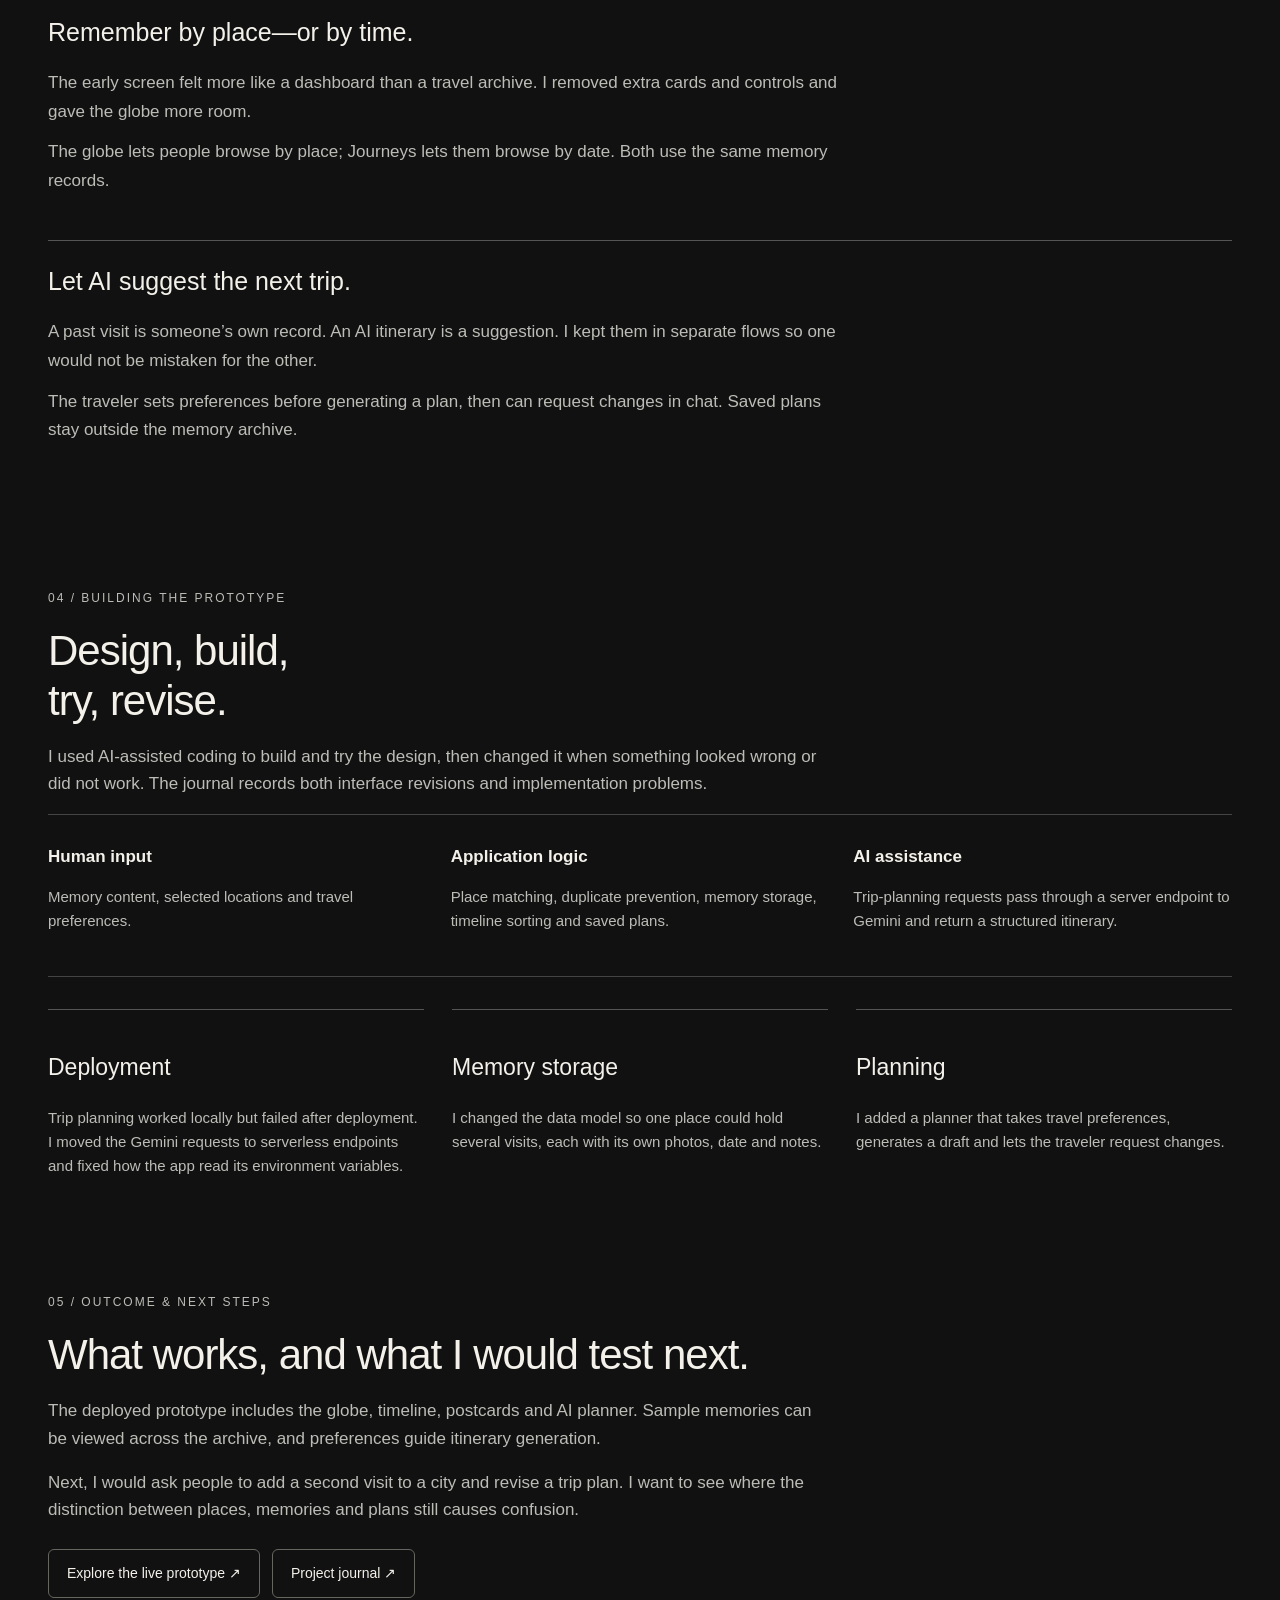
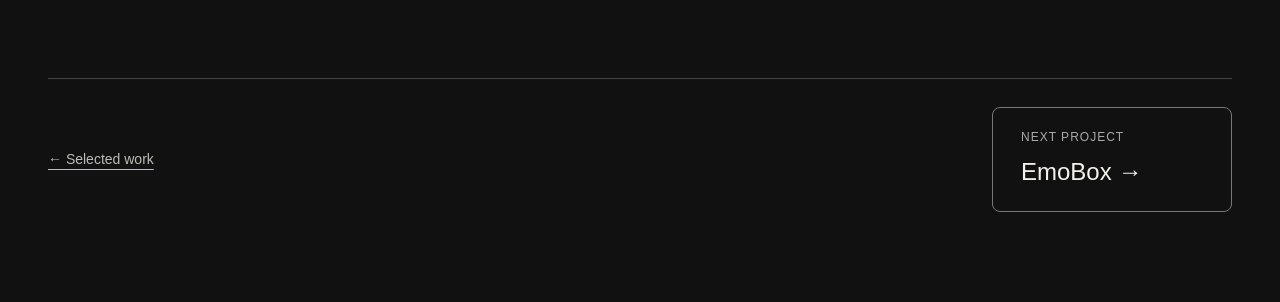
<file: little-atlas.html>
<!doctype html><html lang="en"><head><meta charset="utf-8"><meta name="viewport" content="width=device-width,initial-scale=1"><title>Little Atlas — Krystal Lu</title><meta name="description" content="A personal travel memory archive and AI-assisted trip planner. Product design, interaction design and a working web prototype by Krystal Lu."><link rel="stylesheet" href="emobox.css"><link rel="stylesheet" href="little-atlas.css"><link rel="stylesheet" href="case-decisions.css"><link rel="stylesheet" href="project-navigation.css"></head><body class="atlas-case"><main><a href="index.html#five">← Back to selected works</a><p class="eyebrow">02 / Digital product / Berkeley coursework / 2026</p><div class="hero-copy"><h1>Little Atlas</h1><p class="lead">Photos from different visits to the same city can get mixed together, losing the dates and stories behind them. Little Atlas keeps each visit separate and connects its photos and notes through a globe and timeline. AI trip plans have their own space.</p></div><div class="facts"><div><b>My role</b><span>Product concept &amp; interface design<br>AI-assisted web implementation &amp; iteration</span></div><div><b>Context</b><span>Berkeley MDes · MINI-ME coursework<br>September 2026</span></div><div><b>Outcome</b><span>Working web prototype<br>Memory archive + AI trip planning</span></div></div><nav class="jump" aria-label="Case study sections"><a href="#idea">The idea</a><a href="#experience">Experience</a><a href="#decisions">Design decisions</a><a href="#build">Implementation</a><a href="https://little-atlas-9tcl.vercel.app/" target="_blank" rel="noopener">Live prototype ↗</a></nav><figure><div class="atlas-image"><img src="assets/little-atlas/atlas-original.png" alt="Little Atlas illustrated globe with multiple memories attached to Tokyo" loading="lazy" width="2556" height="1179"></div><figcaption>Atlas · Revisit a place and see the distinct memories attached to it.</figcaption></figure><section class="section" id="idea"><p class="eyebrow">01 / The idea</p><h2>From scattered photos<br>to a personal atlas.</h2><p>I wanted to remember more than what a trip looked like. The archive keeps photos with the place, date and small notes that explain why they matter.</p><div class="callout"><p>One city can hold several trips. Each visit needs its own photos and story without creating another copy of the place.</p></div><p>I built this as a Berkeley MDes coursework project, using the prototype to work through the design as I went.</p><div class="flow"><div><b>Remember</b><span>Choose a place. Add photos, a date and a note.</span></div><div><b>Revisit</b><span>Explore the globe or browse the journey timeline.</span></div><div><b>Keep</b><span>Collect favorite moments as postcards.</span></div><div><b>Plan</b><span>Describe the next trip and refine an AI-generated itinerary.</span></div></div></section>
<section class="section" id="experience"><p class="eyebrow">02 / The experience</p><h2>Save a trip. Revisit it. Plan another.</h2><div class="decision-row"><div class="decision-copy"><h3>A place can hold<br>more than one story.</h3><p>Select a city on the globe to see its saved memories or add another visit.</p><p>The traveler chooses what to save: a place, photos, a date and a note.</p></div><figure><div class="atlas-image"><img src="assets/little-atlas/atlas-original.png" alt="Tokyo selected on the globe with two separate pinned memories" loading="lazy" width="2556" height="1179"></div><figcaption>Atlas · Two memories share one place, rather than becoming duplicate destinations.</figcaption></figure></div><div class="decision-row reverse"><div class="decision-copy"><h3>Revisit the journey<br>through time.</h3><p>Journeys lists memories by date. “View on Globe” takes the traveler back to the same memory on the map.</p></div><figure><div class="atlas-image"><img src="assets/little-atlas/journeys-original.png" alt="Little Atlas chronological journey list" loading="lazy" width="2556" height="1179"></div><figcaption>Journeys · A chronological view complements the globe.</figcaption></figure></div><div class="decision-row"><div class="decision-copy"><h3>Make a moment<br>something to keep.</h3><p>Postcards turns saved photos and notes into keepsakes, still linked to their original places.</p></div><figure><div class="atlas-image"><img src="assets/little-atlas/postcards-original.png" alt="Little Atlas postcard collection with travel photos and notes" loading="lazy" width="2556" height="1179"></div><figcaption>Postcards · Favorite moments become a visual collection.</figcaption></figure></div><div class="decision-row reverse"><div class="decision-copy"><h3>Tell the planner<br>how the trip should feel.</h3><p>Before generating a trip, the planner asks where the traveler is going, for how long, and what pace, interests and budget to use.</p></div><figure><div class="atlas-image"><img src="assets/little-atlas/planner-original.png" alt="Trip planning form with destination, days, pace, interests and budget" loading="lazy" width="2556" height="1179"></div><figcaption>Plan Trip · Explicit preferences guide the generated itinerary.</figcaption></figure></div><figure><div class="atlas-image"><img src="assets/little-atlas/itinerary-original.png" alt="Generated Tokyo itinerary organized into days and activities" loading="lazy" width="2556" height="1179"></div><figcaption>Generated itinerary · Review the daily suggestions, then save a plan or revise it through conversation.</figcaption></figure><p>After seeing a draft, the traveler can ask for changes in chat. The interface asks for unchanged days to be kept rather than starting the whole plan again.</p><figure><div class="atlas-image"><img src="assets/little-atlas/revision-original.png" alt="Saved trip plans for Tokyo and Los Angeles" loading="lazy" width="2556" height="1179"></div><figcaption>Saved plans · Keep proposed journeys separate from memories of places already visited.</figcaption></figure></section>
<section class="section decision-study" id="decisions"><p class="eyebrow">03 / Design decisions</p><h2>One city.<br>More than one story.</h2><p>Building the prototype exposed a few things I had blurred together: a place, a visit and a future plan. Separating them led to the most useful changes.</p><article class="decision-card"><h3>A place is not a memory.</h3><p>At first, I treated searched locations, saved places and memories as one object. That broke down when I tried to add another visit to the same city: it needed a new date and photos, not a duplicate city.</p><p>I separated places from memories. One location can now hold several visits; the Tokyo example shows two memories under one place.</p></article><article class="decision-card"><h3>Remember by place—or by time.</h3><p>The early screen felt more like a dashboard than a travel archive. I removed extra cards and controls and gave the globe more room.</p><p>The globe lets people browse by place; Journeys lets them browse by date. Both use the same memory records.</p></article><article class="decision-card"><h3>Let AI suggest the next trip.</h3><p>A past visit is someone’s own record. An AI itinerary is a suggestion. I kept them in separate flows so one would not be mistaken for the other.</p><p>The traveler sets preferences before generating a plan, then can request changes in chat. Saved plans stay outside the memory archive.</p></article></section>
<section class="section" id="build"><p class="eyebrow">04 / Building the prototype</p><h2>Design, build,<br>try, revise.</h2><p>I used AI-assisted coding to build and try the design, then changed it when something looked wrong or did not work. The journal records both interface revisions and implementation problems.</p><div class="system"><div><b>Human input</b><p>Memory content, selected locations and travel preferences.</p></div><div><b>Application logic</b><p>Place matching, duplicate prevention, memory storage, timeline sorting and saved plans.</p></div><div><b>AI assistance</b><p>Trip-planning requests pass through a server endpoint to Gemini and return a structured itinerary.</p></div></div><div class="principles"><div><h3>Deployment</h3><p>Trip planning worked locally but failed after deployment. I moved the Gemini requests to serverless endpoints and fixed how the app read its environment variables.</p></div><div><h3>Memory storage</h3><p>I changed the data model so one place could hold several visits, each with its own photos, date and notes.</p></div><div><h3>Planning</h3><p>I added a planner that takes travel preferences, generates a draft and lets the traveler request changes.</p></div></div></section>
<section class="section" id="outcome"><p class="eyebrow">05 / Outcome & next steps</p><h2>What works, and what I would test next.</h2><p>The deployed prototype includes the globe, timeline, postcards and AI planner. Sample memories can be viewed across the archive, and preferences guide itinerary generation.</p><p>Next, I would ask people to add a second visit to a city and revise a trip plan. I want to see where the distinction between places, memories and plans still causes confusion.</p><div class="jump"><a href="https://little-atlas-9tcl.vercel.app/" target="_blank" rel="noopener">Explore the live prototype ↗</a><a href="https://www.figma.com/design/o82DGvAGENdGd2RHF0bT5R/Xinru-Lu-s-weekly-journal?node-id=57-827" target="_blank" rel="noopener">Project journal ↗</a></div></section><nav class="project-next" aria-label="Project navigation"><a class="project-next-home" href="index.html">← Selected work</a><a class="project-next-button" href="emobox.html"><span>Next project</span><strong>EmoBox →</strong></a></nav></main></body></html>
</file>
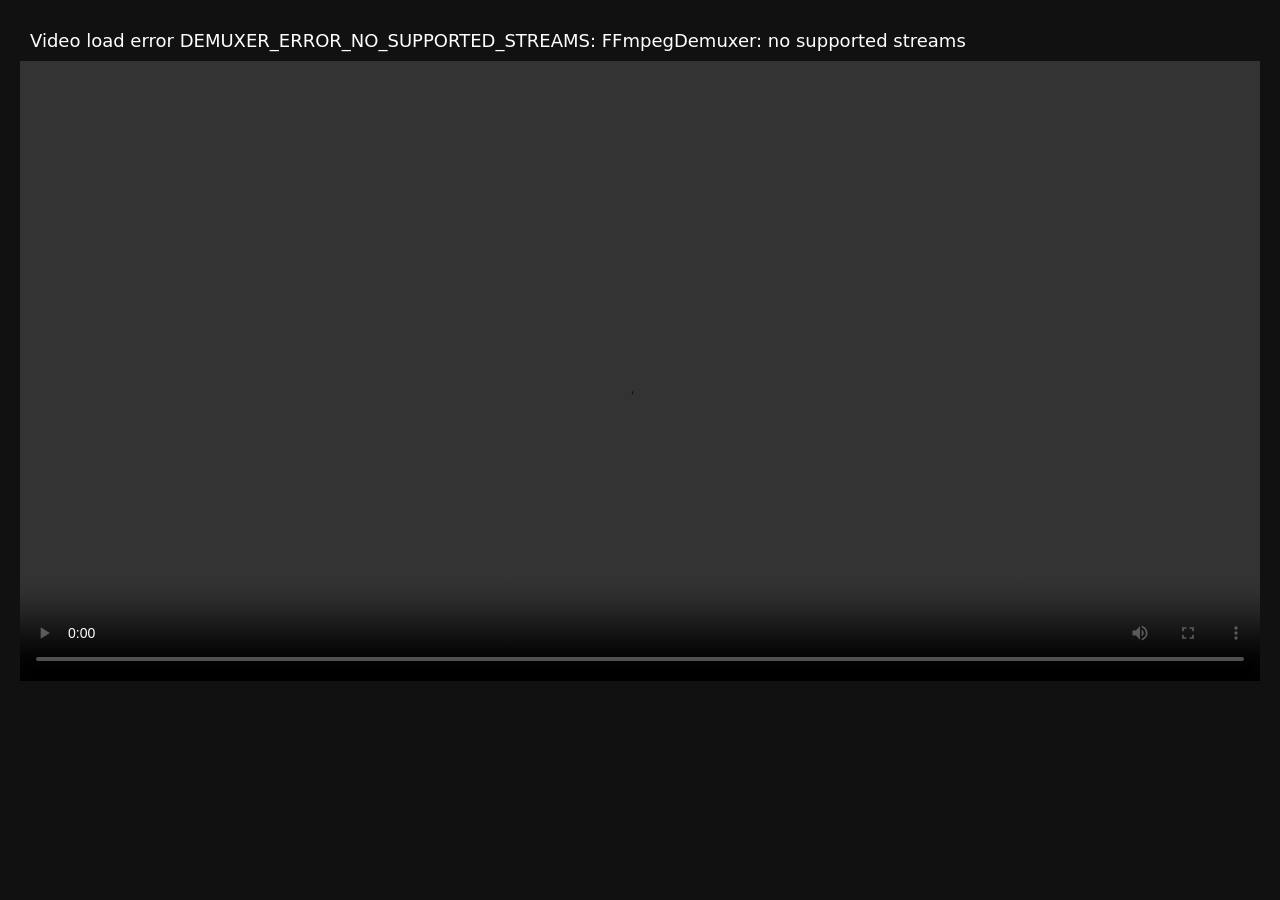
<file: video-review.html>
<!doctype html><meta charset="utf-8"><title>Kitchen VR review</title><style>body{background:#111;color:white;font:18px system-ui;margin:20px}video{width:100%;max-height:650px;background:black}button{padding:12px;margin:6px}#meta{padding:10px}</style><div id="meta">Loading video…</div><video id="v" controls preload="auto" src="assets/aiger-scenes/kitchen-vr.mov"></video><div id="seek"></div><script>const v=document.querySelector('video');v.addEventListener('loadedmetadata',()=>{document.querySelector('#meta').textContent=`Duration ${v.duration.toFixed(1)} seconds · ${v.videoWidth} × ${v.videoHeight}`;[0,.2,.4,.6,.8,.98].forEach(f=>{const b=document.createElement('button');b.textContent=`${(v.duration*f).toFixed(1)}s`;b.onclick=()=>{v.pause();v.currentTime=v.duration*f;};document.querySelector('#seek').append(b);});});v.addEventListener('error',()=>document.querySelector('#meta').textContent='Video load error '+v.error?.message);fetch('assets/aiger-scenes/kitchen-vr.mov').then(r=>r.blob()).then(blob=>{v.src=URL.createObjectURL(blob);});</script>
</file>
<file: aiger-scenes.css>
.kitchen-scene{position:relative;width:100%;aspect-ratio:2048/1025;overflow:hidden;border-radius:8px;background:#b8ac99}.kitchen-scene .kitchen-render{display:block;width:100%;height:100%;object-fit:fill;border-radius:0}.kitchen-scene .screen-ui{position:absolute;left:0;top:0;width:1194px!important;height:834px!important;max-width:none!important;aspect-ratio:auto!important;border-radius:0!important;transform-origin:0 0;pointer-events:none}.scene-pair .kitchen-scene{align-self:center}.aiger-hero-link{display:flex!important;align-items:center;background:#111}.gallery-item:has(.kitchen-scene) figcaption{position:absolute;left:0;bottom:0;background:#111e;padding:12px 18px;color:#fff;width:100%}.gallery-item:has(.kitchen-scene) a{color:inherit}
.gallery-item:has(.kitchen-scene){height:auto;aspect-ratio:2048/1025;overflow:visible;padding-bottom:54px;background:#111}.gallery-item:has(.kitchen-scene) .aiger-hero-link{height:auto!important}.gallery-item:has(.kitchen-scene) figcaption{border:0;border-radius:0;font-size:11px}
.vr-preview{background:#1c1c1a;border:1px solid #343432;border-radius:12px;overflow:hidden;margin:28px 0}.vr-preview video{display:block;width:100%;aspect-ratio:16/9;object-fit:contain;background:#000}.vr-caption{color:#eeede6!important;font-size:clamp(16px,2vw,23px);margin:0!important;padding:18px 22px;max-width:none!important}.vr-toolbar{display:flex;align-items:center;gap:16px;padding:0 22px 20px}.vr-toolbar button{color:#eee;background:#30302c;border:1px solid #666;border-radius:7px;padding:11px 16px;font:inherit;font-size:14px;cursor:pointer}.vr-toolbar input{min-width:30px;flex:1;accent-color:#d5d6c9}.vr-time{font-size:12px;color:#ccc;white-space:nowrap}.vr-status{font-size:13px;color:#aaa}.vr-preview:fullscreen{display:flex;flex-direction:column;justify-content:center}.vr-preview:fullscreen video{max-height:80vh}@media(max-width:650px){.vr-toolbar{gap:8px;padding:0 12px 16px}.vr-toolbar button{padding:10px;font-size:12px}.vr-caption{padding:14px}}
</file>
<file: video-speed.css>
.video-speed-control{display:flex;justify-content:flex-end;align-items:center;position:relative;z-index:3;padding:8px 12px;background:#111;color:#c6c6c0;font:12px/1.4 -apple-system,BlinkMacSystemFont,'Segoe UI',sans-serif;letter-spacing:0;text-transform:none}
.video-speed-control label{display:flex;align-items:center;gap:8px}.video-speed-control select{font:inherit;color:#f3f1ea;background:#202020;border:1px solid #555;border-radius:4px;padding:4px 8px;cursor:pointer}
.gallery-item:has(>video){padding-bottom:94px!important}.gallery-item>.video-speed-control{position:absolute;bottom:48px;right:0;left:0;height:40px}.gallery-item:has(>video)>figcaption{bottom:0!important}
</file>
<file: case-decisions.css>
.decision-study{margin:64px 0}.decision-study .decision-intro{max-width:820px}.decision-card{border-top:1px solid #555;padding:24px 0 32px}.decision-card h3{font-size:25px;margin:0 0 20px;line-height:1.3}.decision-chain{display:grid;grid-template-columns:repeat(2,minmax(0,1fr));gap:22px 36px}.decision-chain>div{min-width:0}.decision-chain b{display:block;color:#e8d4ad;font-size:12px;letter-spacing:1px;text-transform:uppercase}.decision-chain p{font-size:16px;line-height:1.65;margin:8px 0 0;max-width:none}.decision-status{font-size:14px!important;color:#aaa!important;margin-top:20px!important}.decision-study a{color:inherit}@media(max-width:700px){.decision-chain{grid-template-columns:1fr}.decision-study{margin:44px 0}.decision-card h3{font-size:22px}}
.decision-card>p{max-width:790px;font-size:17px;line-height:1.7;margin:12px 0}.decision-study>p{max-width:820px}

.survey-findings{display:grid;grid-template-columns:repeat(3,minmax(0,1fr));gap:24px;margin:32px 0}.survey-findings article{border-top:1px solid #777;padding-top:20px}.survey-findings strong{font-size:38px;line-height:1.2;color:#e8d4ad}.survey-findings p{font-size:16px}.survey-findings small{color:#aaa}@media(max-width:700px){.survey-findings{grid-template-columns:1fr}}
</file>
<file: project-navigation.css>
.project-next{display:flex;align-items:center;justify-content:space-between;gap:24px;border-top:1px solid #444;margin-top:80px;padding-top:28px}.project-next-home{font-size:14px;color:#bdbdb5}.project-next-button{display:flex;flex-direction:column;gap:6px;min-width:240px;padding:20px 28px;border:1px solid #777;border-radius:8px;text-decoration:none!important;color:#f3f1ea;transition:background .2s,color .2s}.project-next-button span{font-size:12px;letter-spacing:1px;text-transform:uppercase;color:#aaa}.project-next-button strong{font-size:24px;font-weight:500}.project-next-button:hover{background:#f3f1ea;color:#111}.project-next-button:hover span{color:#555}@media(max-width:600px){.project-next{flex-direction:column;align-items:stretch}.project-next-button{min-width:0}}
</file>
<file: aiger.css>
:root{--bg:#f5f5ef;--surface:#fff;--ink:#202c26;--muted:#57655e;--line:#d9dfd7;--green:#284f3c;--pale:#e8eee3;--amber:#8c5416;--red:#9e312a;--radius:16px}*{box-sizing:border-box}body{margin:0;background:#e9eae3;color:var(--ink);font:18px/1.5 -apple-system,BlinkMacSystemFont,"Segoe UI",sans-serif}a{color:inherit;text-decoration:none}button{font:inherit;cursor:pointer;touch-action:manipulation;min-height:48px}button,a,summary{outline-offset:4px}button:focus-visible,a:focus-visible,summary:focus-visible{outline:3px solid #236eab}button:disabled{opacity:.65;cursor:not-allowed}h1,h2,h3,p{margin:0}h1{font-size:40px;font-weight:550;letter-spacing:-1.5px;line-height:1.2}h2{font-size:23px;font-weight:600;letter-spacing:-.5px}h3{font-size:19px;font-weight:600}p{color:var(--muted)}.prototype-bar{max-width:1440px;margin:auto;padding:12px 24px;display:flex;align-items:center;justify-content:space-between;gap:16px;font-size:12px;color:var(--muted)}.prototype-bar button{background:transparent;border:0;font-size:12px;min-height:36px;text-decoration:underline}.shell{max-width:1400px;margin:0 auto 20px;display:grid;grid-template-columns:240px minmax(0,1fr);min-height:840px;border:1px solid #d0d5ca;border-radius:20px;background:var(--bg);overflow:hidden;box-shadow:0 16px 60px #2733290a}.sidebar{min-width:0;padding:35px 23px;background:#eeefe7;border-right:1px solid var(--line);display:flex;flex-direction:column}.brand{display:grid;grid-template-columns:40px 1fr;align-items:center;gap:0 12px;font-size:27px;font-weight:650;letter-spacing:1px}.brand-mark{background:var(--green);color:#fff;border-radius:12px;width:40px;height:45px;text-align:center;font-size:39px;line-height:40px;font-weight:400;grid-row:span 2}.brand-sub{font-size:8px;letter-spacing:1.7px;font-weight:600;color:var(--muted)}nav{display:grid;gap:8px;margin:64px -6px 30px}nav button{border:0;border-radius:10px;background:transparent;padding:15px 12px;text-align:left;color:var(--muted);font-size:15px;display:flex;justify-content:space-between;gap:8px}nav button span{font-size:11px;align-self:center}nav button.active{background:var(--green);color:#fff}nav button:hover:not(.active){background:#e0e5da}.sidebar-bottom{margin-top:auto;font-size:11px;color:var(--muted)}.status-dot{display:inline-block;width:7px;height:7px;background:var(--green);border-radius:50%;margin-right:6px}.sidebar-bottom p{font-size:25px;line-height:1.35;letter-spacing:-.7px;margin:24px 0}.sidebar-bottom a{text-decoration:underline}.workspace{min-width:0}.topbar{height:94px;border-bottom:1px solid var(--line);padding:20px 36px;display:flex;align-items:center;justify-content:space-between;font-size:11px;letter-spacing:1px;color:var(--muted);gap:12px}.topbar>div{display:flex;align-items:center;gap:16px}.topbar button{border:1px solid var(--line);background:var(--surface);border-radius:8px;padding:8px 14px;font-size:14px;letter-spacing:0}.topbar .help-button{color:var(--red);border-color:#d9bab3}.time{font-size:16px;letter-spacing:0}main{padding:34px 36px;outline:none}.page-intro{display:flex;justify-content:space-between;gap:20px;align-items:end;margin-bottom:25px}.eyebrow{font-size:11px;font-weight:600;letter-spacing:1.5px;text-transform:uppercase;color:var(--muted);margin-bottom:12px}.page-intro p:not(.eyebrow){font-size:16px;margin-top:10px}.mode-control{display:flex;padding:4px;border:1px solid var(--line);border-radius:10px;background:#e9ede4;flex-shrink:0}.mode-control button{font-size:13px;padding:9px 14px;border:0;border-radius:7px;background:transparent;color:var(--muted);min-height:42px}.mode-control button[aria-pressed=true]{background:white;box-shadow:0 2px 5px #0001;color:var(--ink)}.safety-banner{background:var(--pale);border:1px solid #cbd9c2;border-radius:12px;padding:16px 20px;display:flex;align-items:center;gap:14px;margin-bottom:24px}.safety-symbol{height:38px;width:38px;display:grid;place-items:center;border:1px solid #afc2a3;border-radius:50%;flex-shrink:0;color:var(--green)}.safety-banner h3{font-size:16px}.safety-banner p{font-size:13px;margin-top:3px}.safety-banner .pill{margin-left:auto}.pill{display:inline-flex;align-items:center;gap:6px;padding:5px 10px;border:1px solid var(--line);border-radius:30px;font-size:11px;color:var(--muted);background:var(--surface);white-space:nowrap}.grid{display:grid;grid-template-columns:1.08fr 1fr;gap:22px}.card{border:1px solid var(--line);background:var(--surface);border-radius:var(--radius);padding:24px}.card-top{display:flex;justify-content:space-between;align-items:center;gap:12px;margin-bottom:20px}.card-top .eyebrow{margin:0}.feature{background:#edf0e5;position:relative;overflow:hidden;min-height:368px;display:flex;flex-direction:column}.feature h2{font-size:30px;line-height:1.15;max-width:240px;margin-bottom:12px}.feature>p{font-size:15px;max-width:290px}.cooktop-art{height:130px;position:relative;margin:20px 0 5px;display:grid;place-items:center}.hob-plate{width:210px;height:85px;background:#293930;border-radius:14px;transform:rotate(-10deg);box-shadow:0 12px 18px #20312416;border:5px solid #37473e;display:grid;place-items:center}.hob-ring{width:72px;height:72px;border:3px solid #a9ba9c;border-radius:50%;outline:1px solid #778b6f;outline-offset:8px;display:grid;place-items:center}.hob-ring:after{content:'';width:40px;height:40px;border:2px solid #839777;border-radius:50%}.feature button{align-self:start;margin-top:auto}.button{border:1px solid var(--green);border-radius:9px;background:var(--green);color:#fff;padding:13px 19px;font-size:16px;font-weight:500;line-height:1.3}.button.secondary{background:transparent;color:var(--green);border-color:#bccbc0}.button.danger{background:var(--red);border-color:var(--red)}.button:hover{filter:brightness(.92)}.device-list{display:grid;gap:0}.device-row{display:flex;align-items:center;gap:12px;border-top:1px solid #e7ebe4;padding:14px 0}.device-row:first-child{border:0;padding-top:0}.device-row:last-child{padding-bottom:0}.device-icon{width:36px;height:36px;display:grid;place-items:center;border-radius:10px;background:#f0f2eb;color:var(--green);flex-shrink:0}.device-icon svg{width:21px;height:21px;fill:none;stroke:currentColor;stroke-width:1.7;stroke-linecap:round;stroke-linejoin:round}.device-text{flex:1}.device-text h3{font-size:15px}.device-text p{font-size:12px;margin-top:2px}.device-row .pill{font-size:10px}.section-label{display:flex;justify-content:space-between;align-items:center;margin:25px 0 15px}.section-label h2{font-size:18px}.section-label span{font-size:12px;color:var(--muted)}.quick-grid{display:grid;grid-template-columns:repeat(3,1fr);gap:14px}.quick-card{border:1px solid var(--line);background:var(--surface);border-radius:12px;text-align:left;padding:17px 19px;display:flex;align-items:center;justify-content:space-between;gap:10px;color:var(--ink)}.quick-card b{display:block;font-size:15px;font-weight:550}.quick-card small{display:block;font-size:11px;color:var(--muted);margin-top:3px}.quick-card.danger{border-color:#dabdb5;color:var(--red)}.bottomline{display:flex;justify-content:space-between;gap:16px;padding:18px 36px;border-top:1px solid var(--line);font-size:10px;color:var(--muted)}.scenario-panel{max-width:1400px;margin:0 auto 35px;padding:0 24px;font-size:12px;color:var(--muted)}summary{cursor:pointer;min-height:48px;display:flex;justify-content:space-between;align-items:center;gap:20px}#scenarios{display:flex;flex-wrap:wrap;gap:8px;padding:12px 0}#scenarios button{border:1px solid #bcc7b7;background:transparent;border-radius:7px;padding:9px 12px;font-size:12px;min-height:40px}.device-grid{display:grid;grid-template-columns:repeat(3,1fr);gap:16px}.device-grid .device-icon{width:48px;height:48px;margin-bottom:22px}.device-grid h2{font-size:20px}.device-grid p{font-size:14px;margin:10px 0 22px}.device-grid .button{width:100%}.readout{font-size:32px;letter-spacing:-1px;color:var(--green);margin:20px 0}.actions{display:flex;gap:10px;flex-wrap:wrap;margin-top:22px}.actions .button{font-size:14px}.event-card{border-left:4px solid var(--green);margin-bottom:20px}.event-card p{margin-top:10px}.event-card.warning{border-color:var(--amber);background:#fff9ed}.warning .eyebrow{color:var(--amber)}.log-list{list-style:none;margin:12px 0 0;padding:0}.log-list li{font-size:14px;border-top:1px solid var(--line);padding:12px 0;color:var(--muted)}.steps{display:grid;grid-template-columns:repeat(4,1fr);gap:10px;margin-bottom:20px}.steps div{padding:15px;border:1px solid var(--line);border-radius:10px;background:var(--surface);font-size:12px;color:var(--muted)}.steps b{display:block;font-size:14px;color:var(--ink);margin-bottom:7px}.full{grid-column:1/-1}.setting-row{display:flex;align-items:center;justify-content:space-between;gap:24px;padding:20px 0}.setting-row+ .setting-row{border-top:1px solid var(--line)}.setting-row p{font-size:15px;margin-top:8px}.switch{border:1px solid #bdc8b5;background:#e5ebdf;color:var(--green);border-radius:24px;padding:10px 20px;min-width:82px}.switch[aria-checked=true]{background:var(--green);color:#fff}dialog{border:1px solid var(--line);border-radius:20px;padding:32px;max-width:540px;width:calc(100% - 32px);color:var(--ink);box-shadow:0 24px 80px #0002}dialog::backdrop{background:#12271c65;backdrop-filter:blur(3px)}dialog h2{font-size:29px;margin-bottom:14px}dialog p{font-size:17px}dialog .actions{margin-top:25px}dialog .count{font-size:42px;font-variant-numeric:tabular-nums;margin:24px 0;color:var(--red)}table{border-collapse:collapse;width:100%;font-size:16px;margin-top:20px}td,th{padding:12px;text-align:left;border-bottom:1px solid var(--line)}.sr-only{position:absolute;width:1px;height:1px;overflow:hidden;clip:rect(0,0,0,0)}.skip{position:absolute;top:-100px;z-index:5;padding:12px;background:#fff}.skip:focus{top:0}.large{font-size:21px}.large .device-text h3,.large .device-text p,.large nav button,.large .button,.large .quick-card b,.large .card p{font-size:19px}.large .pill,.large .safety-banner p{font-size:15px}.contrast{--ink:#101b14;--muted:#334137;--line:#67766a;--pale:#e3edde;--green:#173e25}.contrast .device-row{border-color:var(--line)}
@media(min-width:1600px){.prototype-bar{padding-top:24px}.shell{margin-top:10px}}
@media(max-width:1100px){.shell{grid-template-columns:195px minmax(0,1fr)}.sidebar{padding:30px 18px}nav button{font-size:13px}main{padding:28px 24px}.topbar{padding:20px 24px}.page-intro{align-items:start;flex-direction:column}.card{padding:20px}h1{font-size:36px}.quick-card{padding:15px}.device-grid{grid-template-columns:repeat(2,1fr)}}
@media(max-width:760px){.shell{grid-template-columns:minmax(0,1fr);border-radius:0;margin:0}.sidebar{padding:18px 20px;border-right:0;border-bottom:1px solid var(--line)}.brand{max-width:200px;font-size:22px}.brand-mark{height:38px;width:36px;font-size:32px;line-height:35px}.sidebar-bottom{display:none}nav{min-width:0;display:flex;overflow-x:auto;gap:6px;margin:18px 0 0}nav button{white-space:nowrap;min-height:48px;font-size:13px;gap:12px}nav button span{display:none}.topbar{height:76px;padding:14px 20px}.topbar>span{display:none}.topbar>div{width:100%;justify-content:space-between}.grid{grid-template-columns:1fr}.feature{min-height:350px}.device-text h3{font-size:17px}.device-text p{font-size:14px}.quick-grid{grid-template-columns:1fr}.quick-card b{font-size:18px}.quick-card small{font-size:13px}.device-grid{grid-template-columns:1fr 1fr}.steps{grid-template-columns:1fr 1fr}.bottomline{padding:16px 20px;flex-direction:column;gap:6px}.prototype-bar{padding:10px 20px}.prototype-bar>span{display:none}.safety-banner .pill{display:none}.scenario-panel{margin-top:15px}.time{font-size:18px}main{padding:26px 20px}.page-intro h1{font-size:34px}.page-intro p:not(.eyebrow){font-size:17px}}
@media(max-width:450px){.device-grid{grid-template-columns:1fr}.actions .button{width:100%}.mode-control{width:100%}.mode-control button{flex:1}.topbar .help-button{font-size:15px}.safety-banner{padding:16px}.steps div{font-size:13px}.feature h2{font-size:32px}}
@media(prefers-reduced-motion:reduce){*{scroll-behavior:auto!important;animation:none!important;transition:none!important}}

/* Two-screen kitchen interface */
.shell{margin:28px auto;min-height:820px}.brand-mark{display:grid;place-items:center}.brand-mark svg{width:29px;height:29px;fill:none;stroke:currentColor;stroke-width:1.7;stroke-linecap:round;stroke-linejoin:round}.brand-sub{font-size:8px;letter-spacing:1px}.support-icon{width:86px;height:86px;background:#e8eee3;border:1px solid #cfdbc7;border-radius:22px;display:grid;place-items:center;margin-bottom:26px}.support-icon svg{width:47px;height:47px;fill:none;stroke:var(--green);stroke-width:1.7;stroke-linecap:round;stroke-linejoin:round}.emergency-icon{background:#fbede6;border-color:#e5cabe}.emergency-icon svg{stroke:var(--red)}.safety-banner[role=alert]{background:#fff0e7;border-color:#d5a08a}.safety-banner[role=alert] .safety-symbol{color:var(--red);border-color:#d5a08a}@media(max-width:760px){.shell{margin:0}nav{overflow:visible}nav button{flex:1}.support-icon{width:72px;height:72px}}

[hidden]{display:none!important}
/* Restored two-screen design, fitted to landscape iPad 1194 × 834. */
@media(min-width:900px){
.shell{max-width:1194px;grid-template-columns:190px minmax(0,1fr);min-height:834px;margin:0 auto;border-radius:0}
.sidebar{padding:30px 20px}.brand{grid-template-columns:36px 1fr;font-size:23px;gap:0 9px}.brand-mark{width:36px;height:40px}.brand-sub{font-size:7px;letter-spacing:.6px}
nav{margin:50px -5px 25px}nav button{font-size:14px;padding:13px 11px}.sidebar-bottom p{font-size:21px}
.topbar{height:72px;padding:16px 30px}main{padding:10px 30px 20px}.page-intro{flex-direction:row;align-items:center;margin-bottom:20px}.page-intro h1{font-size:33px}.page-intro p:not(.eyebrow){font-size:14px;max-width:430px}.mode-control button{font-size:12px;padding:8px 13px}
.safety-banner{padding:13px 17px;margin-bottom:20px}.safety-banner h3{font-size:16px}.safety-banner p{font-size:13px}
.device-grid{grid-template-columns:repeat(3,minmax(0,1fr));gap:15px}.device-grid .card{padding:18px;min-height:205px;display:flex;flex-direction:column}.device-grid .device-icon{width:40px;height:40px;margin-bottom:14px}.device-grid h2{font-size:20px}.device-grid .readout{font-size:28px;line-height:1.25;margin:12px 0}.device-grid p{font-size:14px;margin:0 0 16px}.device-grid .button{margin-top:auto;min-height:44px;font-size:14px;padding:10px 14px}.device-grid .pill{margin-top:auto;align-self:start}.actions{margin-top:16px}.actions .button{min-height:44px;font-size:14px}
.grid{grid-template-columns:repeat(2,minmax(0,1fr));gap:20px}.grid>.card{min-height:350px;padding:28px;display:flex;flex-direction:column}.grid>.card .actions{margin-top:auto;padding-top:24px}.grid>.card h2{font-size:27px}.grid>.card p:not(.eyebrow){font-size:16px}.support-icon{width:76px;height:76px}
}
/* Gentle refinement of the restored landscape interface. */
:root{--line:#e1e5dc}
.card,.device-grid .card{border-radius:22px;border-color:#e3e7df;box-shadow:0 3px 14px #34412a03}
.safety-banner{border-radius:20px;border-color:#dce4d4;background:#ecf1e6}
.primary,.secondary,.button{border-radius:13px}
.mode-control{border-radius:15px}.mode-control button{border-radius:11px}
.topbar button{border-radius:13px}nav button{border-radius:14px}
.support-icon{border-radius:25px}.pill{border-radius:16px}
dialog{border-radius:24px}
</file>
<file: emobox.css>
*{box-sizing:border-box}body{margin:0;background:#111;color:#f3f1ea;font:17px/1.6 -apple-system,BlinkMacSystemFont,'Segoe UI',sans-serif}a{color:inherit;text-underline-offset:5px}main{max-width:1240px;margin:auto;padding:38px 28px 90px}h1{font-size:clamp(42px,6.5vw,80px);font-weight:500;line-height:1.05;letter-spacing:-2.8px;margin:26px 0}h2{font-size:clamp(28px,3.4vw,42px);font-weight:500;line-height:1.17;letter-spacing:-1px;margin:18px 0}h3{font-size:23px;line-height:1.3;font-weight:500}p{max-width:780px;color:#bcbdb7}.eyebrow{font-size:12px;letter-spacing:2px;text-transform:uppercase;margin:50px 0 18px}.lead{font-size:21px}.facts{display:grid;grid-template-columns:repeat(3,1fr);gap:24px;margin:36px 0;padding:23px 0;border-block:1px solid #444;font-size:14px}.facts b{display:block;font-weight:500;color:#eee}.facts span{color:#aaa}.jump{display:flex;flex-wrap:wrap;gap:12px;margin:26px 0}.jump a,button{font:inherit;font-size:14px;border:1px solid #65665f;border-radius:6px;padding:12px 18px;background:none;color:inherit;text-decoration:none;cursor:pointer}button:hover,.jump a:hover{background:#f3f1ea;color:#111}button[aria-pressed=true]{background:#f3f1ea;color:#111}.emobox-hero{display:grid;grid-template-columns:1.3fr .6fr .6fr;align-items:center;gap:5%;padding:55px 8%;background:#e6edf0;min-height:490px;border-radius:8px}.emobox-hero img{width:100%;height:auto;display:block;object-fit:contain;max-height:520px}.emobox-hero .momo{max-height:350px}figure{margin:26px 0}figcaption,.note{font-size:13px;color:#a9aaa4;margin-top:12px}.section{margin-top:100px}.flow{display:grid;grid-template-columns:repeat(5,1fr);gap:22px;padding:25px 0;border-block:1px solid #444;margin:32px 0}.flow b{display:block;font-weight:500}.flow span{display:block;color:#aaa;font-size:14px;margin-top:9px}.decision{display:grid;grid-template-columns:1fr 1.1fr;gap:65px;align-items:center;margin:60px 0}.phones{display:flex;justify-content:center;gap:24px;background:#e6edf0;padding:32px;border-radius:8px}.phones img{max-width:44%;width:auto;height:440px;object-fit:contain}.single img{max-width:80%}.decision ul{padding-left:21px;color:#bcbdb7}.decision li{margin:10px 0}.evidence{display:grid;grid-template-columns:1fr 1fr;gap:38px;border-top:1px solid #444;padding-top:22px;margin-top:36px}.evidence b{font-weight:500;color:#f3f1ea}.physical{display:grid;grid-template-columns:repeat(3,1fr);gap:24px}.physical img{width:100%;height:290px;object-fit:contain;background:#e6edf0;border-radius:8px}.player{background:#050505;border:1px solid #333;border-radius:8px;overflow:hidden;margin-top:28px}.player video{width:100%;display:block;aspect-ratio:16/9;object-fit:contain;background:#e6edf0}.video-actions{display:flex;flex-wrap:wrap;gap:10px;margin:20px 0}.status{font-size:14px;min-height:24px}.confirmation{padding:24px 0;border-top:1px solid #444}.confirmation p{font-size:14px}footer{margin-top:80px;border-top:1px solid #444;padding-top:25px}.emobox-gallery{background:#e6edf0!important;aspect-ratio:2;height:auto!important}.emobox-gallery .emobox-hero{border-radius:0;height:100%;min-height:0;padding:35px 10% 65px}.emobox-gallery .emobox-hero img{max-height:400px}.emobox-gallery .phones{height:100%;padding:35px 10% 65px;border-radius:0}.emobox-gallery .phones img{height:100%;max-width:25%}.emobox-gallery .physical-preview{display:grid;grid-template-columns:1fr 1fr;align-items:center;height:100%;gap:8%;padding:50px 15% 65px}.physical-preview img{width:100%;max-height:350px;object-fit:contain}.emobox-gallery figcaption{color:#fff!important}.emobox-cover{position:absolute;inset:0}.emobox-cover .emobox-hero{height:100%;border-radius:0}.emobox-cover .emobox-hero img{max-height:60vh}@media(max-width:700px){main{padding:24px 18px 70px}h1{letter-spacing:-1.5px}.lead{font-size:18px}.facts,.decision,.evidence{grid-template-columns:1fr}.decision{gap:20px}.flow{grid-template-columns:1fr 1fr}.flow>div:last-child{grid-column:1/-1}.section{margin-top:65px}.phones{padding:22px;gap:18px}.phones img{height:330px}.physical{grid-template-columns:1fr}.physical img{height:300px}.emobox-hero{min-height:270px;padding:25px 6%;gap:4%}.emobox-gallery{aspect-ratio:1.35}.emobox-gallery .emobox-hero{padding:20px 8% 65px}.emobox-gallery .phones img{max-width:29%}.emobox-gallery .physical-preview{padding:30px 12% 70px}}

.inner-shell-photo{position:relative;height:290px;overflow:hidden;border-radius:8px;background:#e6edf0}.physical .inner-shell-photo img{position:absolute;width:254%;height:302.38%;left:-133.67%;top:-108.33%;object-fit:fill}

.phones,.emobox-gallery,.emobox-gallery .phones{background:transparent!important}.case-cover img{width:100%;height:auto;display:block;border-radius:8px}.emobox-cover-image{display:block;width:100%;height:100%;object-fit:contain}.emobox-gallery:has(.emobox-cover-image){aspect-ratio:5560/4180}.emobox-gallery:has(.emobox-cover-image)>a{padding-bottom:48px}.emobox-cover .emobox-cover-image{object-fit:cover}.mode-overview{display:grid;grid-template-columns:1fr 1fr;gap:40px;border-block:1px solid #444;margin:35px 0;padding:20px 0}.mode-overview .eyebrow{margin-top:5px}.emotion-examples{display:grid;grid-template-columns:repeat(3,1fr);gap:35px;margin:30px 0 65px}.emotion-examples img{height:430px;width:100%;object-fit:contain}.detection-evidence img{width:100%;height:auto;display:block;border-radius:8px}.detection-evidence{max-width:1000px}.phones{padding:20px 0!important}.index-grid .emobox-cover-image{max-height:none!important}@media(max-width:700px){.mode-overview{grid-template-columns:1fr;gap:15px}.emotion-examples{gap:12px}.emotion-examples img{height:auto}.emotion-examples figcaption{font-size:11px}}

.animated-cards{grid-template-columns:repeat(5,minmax(0,1fr));gap:20px}.animated-cards img{width:100%;height:auto;background:#000}.animated-cards figcaption{font-size:12px}@media(max-width:850px){.animated-cards{grid-template-columns:repeat(3,minmax(0,1fr))}}@media(max-width:540px){.animated-cards{grid-template-columns:repeat(2,minmax(0,1fr));gap:14px}}

.detection-entry{display:grid;grid-template-columns:.9fr 1fr;align-items:center;gap:22px}.momo-cue{display:flex;flex-direction:column;align-items:center;text-align:center;gap:18px;color:#bcbdb7;font-size:14px}.momo-cue img{width:100%;height:auto}.cue-arrow{font-size:32px;color:#eee}.notification-phone{width:100%;max-height:440px;object-fit:contain}.card-worlds{gap:15px}.card-worlds img{max-width:31%;height:380px}@media(max-width:700px){.card-worlds img{height:300px}.detection-entry{max-width:500px;margin:auto}}

.momo-cue img{width:100%;height:auto;object-fit:contain;border-radius:8px}.sequence-section{margin:80px 0}.phone-sequence{display:grid;align-items:start;gap:28px;margin:32px 0}.phone-sequence.four{grid-template-columns:repeat(4,minmax(0,1fr))}.phone-sequence.three{grid-template-columns:repeat(3,minmax(0,1fr))}.phone-sequence figure{margin:0}.phone-sequence img{display:block;width:100%;height:auto;object-fit:contain}.phone-sequence figcaption{margin-top:18px}.feedback-phone{position:relative;aspect-ratio:442/888;overflow:hidden}.feedback-phone img{position:absolute;width:114.65%;max-width:none;height:100%;left:-8.03%;top:0}@media(max-width:700px){.phone-sequence.four,.phone-sequence.three{grid-template-columns:repeat(2,minmax(0,1fr));gap:28px 18px}.phone-sequence figcaption{font-size:12px}}
</file>
<file: little-atlas.css>
.cover-slide{background:#000}.cover-shade{background:none}
.atlas-image{position:relative;aspect-ratio:2120/1123;overflow:hidden;border-radius:8px;background:#f5f0e4}
.atlas-image img{position:absolute;max-width:none;width:120.566%;height:auto;left:-10.283%;top:-4.986%;display:block}
.atlas-gallery{height:auto!important;aspect-ratio:2120/1123;background:#000}.atlas-gallery>a{display:block;width:100%;height:100%}.atlas-gallery .atlas-image{height:100%;border-radius:0}
.atlas-index{width:100%;aspect-ratio:16/10}.atlas-index img{width:120.566%;top:0}.atlas-index.atlas-image{border-radius:3px}
.atlas-case .facts{grid-template-columns:repeat(3,1fr)}.atlas-case .hero-copy{max-width:850px}.atlas-case .hero-copy p{max-width:740px}.atlas-case .full{width:100%;height:auto;display:block}
.atlas-case .decision-row{display:grid;grid-template-columns:.65fr 1.35fr;gap:50px;align-items:center;margin:55px 0}.atlas-case .decision-row.reverse{grid-template-columns:1.35fr .65fr}.atlas-case .decision-row.reverse .decision-copy{order:2}.atlas-case .decision-row p{font-size:16px}.atlas-case .decision-row h3{font-size:30px;line-height:1.15}.atlas-case .principles{display:grid;grid-template-columns:repeat(3,1fr);gap:28px;margin:32px 0}.atlas-case .principles>div{border-top:1px solid #555;padding-top:20px}.atlas-case .principles h3{font-size:23px}.atlas-case .principles p{font-size:15px}.atlas-case .flow{grid-template-columns:repeat(4,1fr)}.atlas-case .system{display:grid;grid-template-columns:repeat(3,1fr);gap:24px;padding:28px 0;border-block:1px solid #444}.atlas-case .system p{font-size:15px}.atlas-case .system b{display:block}.atlas-case .scope-note{border-left:2px solid #aa7259;padding-left:20px}.atlas-case .feature-pair{display:grid;grid-template-columns:1fr 1fr;gap:30px}.atlas-case .feature-pair h3{font-size:22px}.atlas-case .callout{background:#1c1a17;padding:30px;border-radius:8px;margin:32px 0}.atlas-case .callout p{margin:0;max-width:900px}.atlas-case footer{display:flex;justify-content:space-between;gap:20px}
@media(max-width:750px){.atlas-case .facts,.atlas-case .principles,.atlas-case .system,.atlas-case .feature-pair,.atlas-case .decision-row,.atlas-case .decision-row.reverse{grid-template-columns:1fr}.atlas-case .decision-row.reverse .decision-copy{order:0}.atlas-case .decision-row{gap:10px;margin:45px 0}.atlas-case .flow{grid-template-columns:1fr 1fr}.atlas-case .flow>div:last-child{grid-column:auto}.atlas-case footer{flex-direction:column}}

.atlas-video-slide{aspect-ratio:1920/1342;padding-bottom:58px;box-sizing:content-box}.atlas-video-slide video{display:block;width:100%;height:100%;object-fit:contain}.atlas-video-slide figcaption{bottom:6px;pointer-events:auto}
</file>
